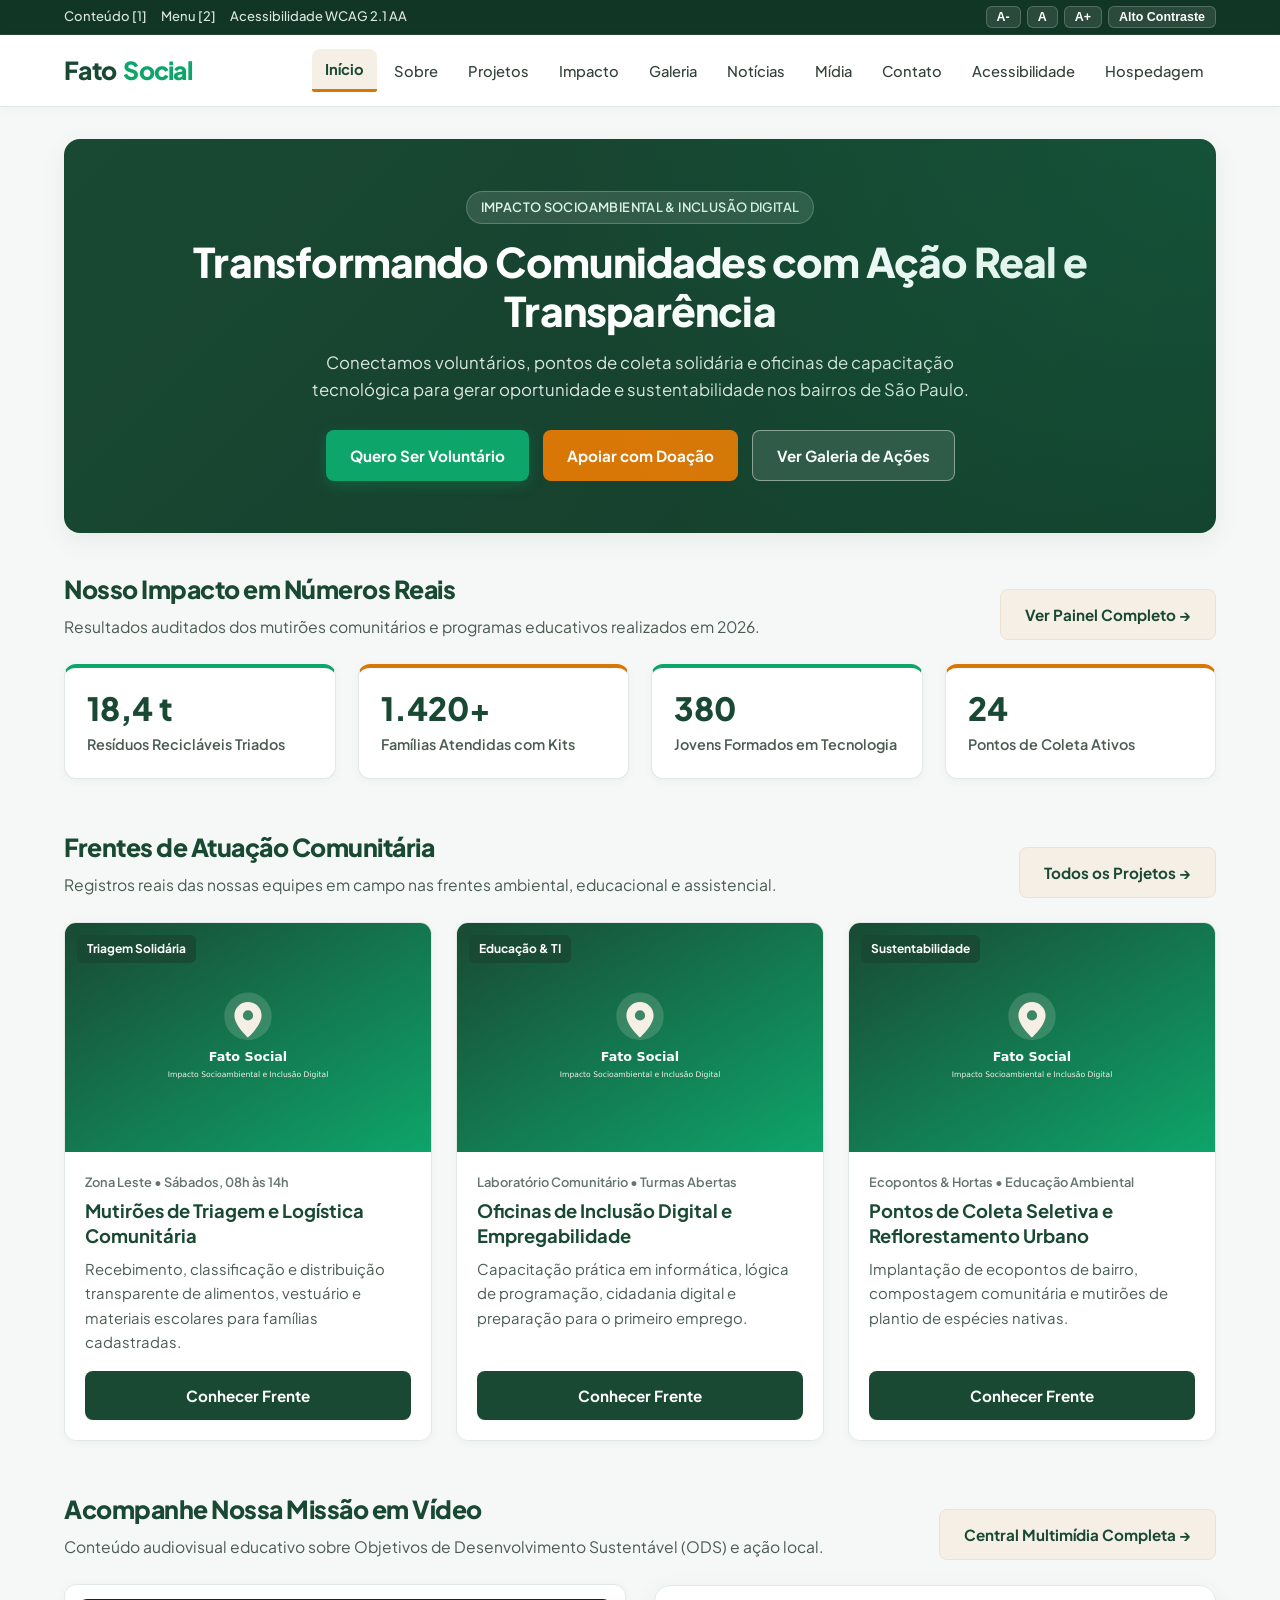
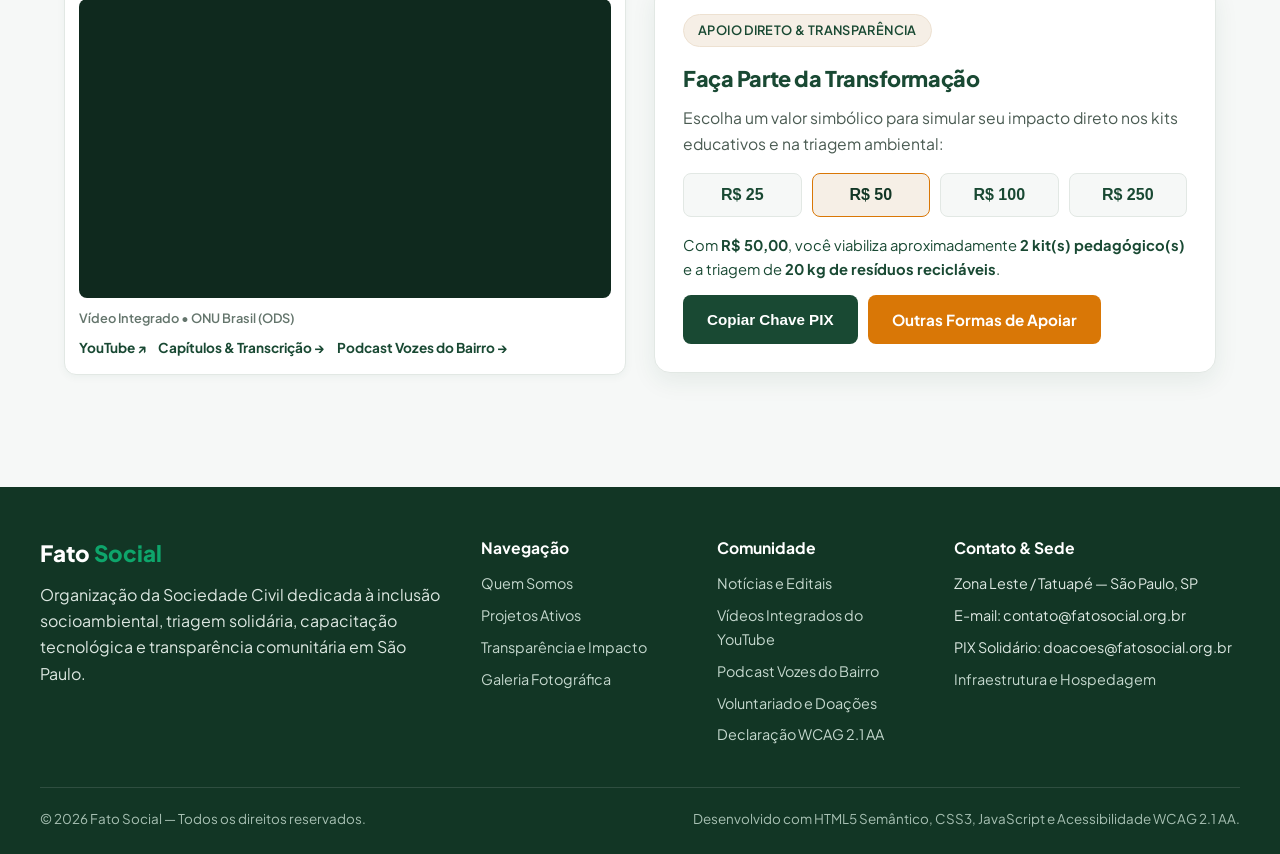
<file: index.html>
<!DOCTYPE html>
<html lang="pt-BR">
<head>
  <meta charset="UTF-8">
  <meta name="viewport" content="width=device-width, initial-scale=1.0">
  <meta name="description" content="Portal oficial da ONG Fato Social: projetos comunitários, voluntariado, doações transparentes, notícias e multimídia acessível.">
  <title>Início — Transformação Socioambiental e Inclusão | Fato Social</title>
  <link rel="preconnect" href="https://fonts.googleapis.com">
  <link rel="preconnect" href="https://fonts.gstatic.com" crossorigin>
  <link href="https://fonts.googleapis.com/css2?family=Plus+Jakarta+Sans:wght@400;500;600;700;800&display=swap" rel="stylesheet">
  <link rel="stylesheet" href="css/style.css">
  <link rel="stylesheet" href="css/animacoes.css">
</head>
<body>
  <a href="#conteudo-principal" class="skip-link">Pular para o conteúdo principal</a>

  <!-- Barra de Acessibilidade WCAG 2.1 AA -->
  <div class="a11y-bar" role="region" aria-label="Barra de acessibilidade">
    <div class="a11y-bar-inner">
      <div class="a11y-shortcuts">
        <a href="#conteudo-principal" accesskey="1">Conteúdo [1]</a>
        <a href="#menu-principal" accesskey="2">Menu [2]</a>
        <a href="acessibilidade.html">Acessibilidade WCAG 2.1 AA</a>
      </div>
      <div class="a11y-controls">
        <button type="button" class="a11y-btn" data-action="font-dec" aria-label="Diminuir tamanho da fonte">A-</button>
        <button type="button" class="a11y-btn" data-action="font-reset" aria-label="Restaurar tamanho padrão da fonte">A</button>
        <button type="button" class="a11y-btn" data-action="font-inc" aria-label="Aumentar tamanho da fonte">A+</button>
        <button type="button" class="a11y-btn" data-action="toggle-contrast" aria-pressed="false">Alto Contraste</button>
      </div>
    </div>
  </div>

  <!-- Cabeçalho Principal -->
  <header class="site-header">
    <div class="header-inner">
      <a href="index.html" class="brand-logo" aria-label="Fato Social — Página Inicial">
        <span class="brand-fato">Fato</span>&nbsp;<span class="brand-social">Social</span>
      </a>

      <button type="button" class="mobile-menu-btn" aria-expanded="false" aria-controls="menu-principal">
        ☰ Menu
      </button>

      <nav id="menu-principal" class="main-nav" aria-label="Navegação principal">
        <ul>
          <li><a href="index.html" aria-current="page" class="active">Início</a></li>
          <li><a href="sobre.html">Sobre</a></li>
          <li><a href="projetos.html">Projetos</a></li>
          <li><a href="impacto.html">Impacto</a></li>
          <li><a href="galeria.html">Galeria</a></li>
          <li><a href="noticias.html">Notícias</a></li>
          <li><a href="midia.html">Mídia</a></li>
          <li><a href="contato.html">Contato</a></li>
          <li><a href="acessibilidade.html">Acessibilidade</a></li>
          <li><a href="orcamento_hospedagem.html">Hospedagem</a></li>
        </ul>
      </nav>
    </div>
  </header>

  <main id="conteudo-principal" tabindex="-1">
    <section class="hero-banner reveal">
      <span class="hero-badge">Impacto Socioambiental &amp; Inclusão Digital</span>
      <h1>Transformando Comunidades com Ação Real e Transparência</h1>
      <p>Conectamos voluntários, pontos de coleta solidária e oficinas de capacitação tecnológica para gerar oportunidade e sustentabilidade nos bairros de São Paulo.</p>
      <div class="hero-actions">
        <a href="contato.html#voluntariado" class="btn btn-primary pulse-cta">Quero Ser Voluntário</a>
        <a href="contato.html#doacoes" class="btn btn-amber">Apoiar com Doação</a>
        <a href="galeria.html" class="btn btn-outline">Ver Galeria de Ações</a>
      </div>
    </section>

    <!-- Indicadores de Impacto -->
    <section class="section-block reveal" aria-labelledby="titulo-kpis">
      <div class="section-header">
        <div>
          <h2 id="titulo-kpis" class="section-title">Nosso Impacto em Números Reais</h2>
          <p class="section-subtitle">Resultados auditados dos mutirões comunitários e programas educativos realizados em 2026.</p>
        </div>
        <a href="impacto.html" class="btn btn-soft">Ver Painel Completo →</a>
      </div>
      <div class="grid-4">
        <div class="kpi-card">
          <div class="kpi-value">18,4 t</div>
          <div class="kpi-label">Resíduos Recicláveis Triados</div>
        </div>
        <div class="kpi-card amber">
          <div class="kpi-value">1.420+</div>
          <div class="kpi-label">Famílias Atendidas com Kits</div>
        </div>
        <div class="kpi-card">
          <div class="kpi-value">380</div>
          <div class="kpi-label">Jovens Formados em Tecnologia</div>
        </div>
        <div class="kpi-card amber">
          <div class="kpi-value">24</div>
          <div class="kpi-label">Pontos de Coleta Ativos</div>
        </div>
      </div>
    </section>

    <!-- Projetos em Destaque com Fotos Reais -->
    <section class="section-block reveal" aria-labelledby="titulo-projetos-home">
      <div class="section-header">
        <div>
          <h2 id="titulo-projetos-home" class="section-title">Frentes de Atuação Comunitária</h2>
          <p class="section-subtitle">Registros reais das nossas equipes em campo nas frentes ambiental, educacional e assistencial.</p>
        </div>
        <a href="projetos.html" class="btn btn-soft">Todos os Projetos →</a>
      </div>
      <div class="grid-3">
        <article class="card">
          <div class="card-media">
            <img src="https://images.unsplash.com/photo-1593113598332-cd288d649433?auto=format&fit=crop&w=900&q=85" alt="Voluntários organizando caixas de alimentos e doações em mutirão comunitário" loading="lazy" onerror="this.onerror=null;this.src='assets/img/fallback-acao.svg';">
            <span class="card-tag">Triagem Solidária</span>
          </div>
          <div class="card-body">
            <div class="card-meta">Zona Leste • Sábados, 08h às 14h</div>
            <h3 class="card-title">Mutirões de Triagem e Logística Comunitária</h3>
            <p class="card-text">Recebimento, classificação e distribuição transparente de alimentos, vestuário e materiais escolares para famílias cadastradas.</p>
            <a href="projetos.html#triagem" class="btn btn-forest">Conhecer Frente</a>
          </div>
        </article>

        <article class="card">
          <div class="card-media">
            <img src="https://images.unsplash.com/photo-1522202176988-66273c2fd55f?auto=format&fit=crop&w=900&q=85" alt="Jovens e adultos participando de oficina de inclusão digital com notebooks" loading="lazy" onerror="this.onerror=null;this.src='assets/img/fallback-acao.svg';">
            <span class="card-tag">Educação &amp; TI</span>
          </div>
          <div class="card-body">
            <div class="card-meta">Laboratório Comunitário • Turmas Abertas</div>
            <h3 class="card-title">Oficinas de Inclusão Digital e Empregabilidade</h3>
            <p class="card-text">Capacitação prática em informática, lógica de programação, cidadania digital e preparação para o primeiro emprego.</p>
            <a href="projetos.html#capacitacao" class="btn btn-forest">Conhecer Frente</a>
          </div>
        </article>

        <article class="card">
          <div class="card-media">
            <img src="https://images.unsplash.com/photo-1466692476868-aef1dfb1e735?auto=format&fit=crop&w=900&q=85" alt="Mãos de voluntários plantando mudas verdes em horta comunitária urbana" loading="lazy" onerror="this.onerror=null;this.src='assets/img/fallback-acao.svg';">
            <span class="card-tag">Sustentabilidade</span>
          </div>
          <div class="card-body">
            <div class="card-meta">Ecopontos &amp; Hortas • Educação Ambiental</div>
            <h3 class="card-title">Pontos de Coleta Seletiva e Reflorestamento Urbano</h3>
            <p class="card-text">Implantação de ecopontos de bairro, compostagem comunitária e mutirões de plantio de espécies nativas.</p>
            <a href="projetos.html#coleta" class="btn btn-forest">Conhecer Frente</a>
          </div>
        </article>
      </div>
    </section>

    <!-- Vídeo Integrado do YouTube em Destaque -->
    <section class="section-block reveal" aria-labelledby="titulo-video-home">
      <div class="section-header">
        <div>
          <h2 id="titulo-video-home" class="section-title">Acompanhe Nossa Missão em Vídeo</h2>
          <p class="section-subtitle">Conteúdo audiovisual educativo sobre Objetivos de Desenvolvimento Sustentável (ODS) e ação local.</p>
        </div>
        <a href="midia.html" class="btn btn-soft">Central Multimídia Completa →</a>
      </div>
      <div class="grid-2" style="align-items: center;">
        <div class="card" style="padding: 14px;">
          <div class="video-responsive">
            <iframe
              src="https://www.youtube-nocookie.com/embed/uWqvUO3LIZY?rel=0&modestbranding=1&hl=pt-BR"
              title="Você conhece os 17 Objetivos de Desenvolvimento Sustentável? — ONU Brasil"
              loading="lazy"
              referrerpolicy="strict-origin-when-cross-origin"
              allow="accelerometer; autoplay; clipboard-write; encrypted-media; gyroscope; picture-in-picture; web-share"
              allowfullscreen>
            </iframe>
          </div>
          <div style="margin-top:10px; display:flex; justify-content:space-between; align-items:center; flex-wrap:wrap; gap:8px;">
            <span class="card-meta" style="margin:0;">Vídeo Integrado • ONU Brasil (ODS)</span>
            <div style="display:flex; gap:12px; flex-wrap:wrap;">
              <a href="https://www.youtube.com/watch?v=uWqvUO3LIZY" target="_blank" rel="noopener noreferrer" style="font-size:0.85rem; font-weight:700;">YouTube ↗</a>
              <a href="midia.html?video=ods#videos-youtube" style="font-size:0.85rem; font-weight:700;">Capítulos &amp; Transcrição →</a>
              <a href="midia.html?episodio=ep01#podcast-vozes" style="font-size:0.85rem; font-weight:700;">Podcast Vozes do Bairro →</a>
            </div>
          </div>
        </div>

        <div class="donation-box" id="donation-widget">
          <span class="hero-badge" style="background: var(--sand-100); color: var(--forest-800); border-color: var(--sand-200);">Apoio Direto &amp; Transparência</span>
          <h3 class="section-title" style="font-size: 1.35rem; margin-bottom: 8px;">Faça Parte da Transformação</h3>
          <p class="section-subtitle">Escolha um valor simbólico para simular seu impacto direto nos kits educativos e na triagem ambiental:</p>
          <div class="amount-grid" role="group" aria-label="Valores sugeridos de doação">
            <button type="button" class="amount-btn" data-amount="25">R$ 25</button>
            <button type="button" class="amount-btn active" data-amount="50">R$ 50</button>
            <button type="button" class="amount-btn" data-amount="100">R$ 100</button>
            <button type="button" class="amount-btn" data-amount="250">R$ 250</button>
          </div>
          <p id="donation-impact-preview" style="font-size: 0.92rem; color: var(--forest-800); margin-bottom: 14px;"></p>
          <div style="display:flex; gap:10px; flex-wrap:wrap;">
            <button type="button" id="copy-pix-btn" class="btn btn-forest">Copiar Chave PIX</button>
            <a href="contato.html#doacoes" class="btn btn-amber">Outras Formas de Apoiar</a>
          </div>
        </div>
      </div>
    </section>

  </main>

  <footer class="site-footer">
    <div class="footer-inner">
      <div>
        <div class="footer-brand">Fato <span>Social</span></div>
        <p>Organização da Sociedade Civil dedicada à inclusão socioambiental, triagem solidária, capacitação tecnológica e transparência comunitária em São Paulo.</p>
      </div>
      <div>
        <h3>Navegação</h3>
        <ul>
          <li><a href="sobre.html">Quem Somos</a></li>
          <li><a href="projetos.html">Projetos Ativos</a></li>
          <li><a href="impacto.html">Transparência e Impacto</a></li>
          <li><a href="galeria.html">Galeria Fotográfica</a></li>
        </ul>
      </div>
      <div>
        <h3>Comunidade</h3>
        <ul>
          <li><a href="noticias.html">Notícias e Editais</a></li>
          <li><a href="midia.html#videos-youtube">Vídeos Integrados do YouTube</a></li>
          <li><a href="midia.html#podcast-vozes">Podcast Vozes do Bairro</a></li>
          <li><a href="contato.html">Voluntariado e Doações</a></li>
          <li><a href="acessibilidade.html">Declaração WCAG 2.1 AA</a></li>
        </ul>
      </div>
      <div>
        <h3>Contato &amp; Sede</h3>
        <ul>
          <li>Zona Leste / Tatuapé — São Paulo, SP</li>
          <li>E-mail: contato@fatosocial.org.br</li>
          <li>PIX Solidário: doacoes@fatosocial.org.br</li>
          <li><a href="orcamento_hospedagem.html">Infraestrutura e Hospedagem</a></li>
        </ul>
      </div>
    </div>
    <div class="footer-bottom">
      <span>© 2026 Fato Social — Todos os direitos reservados.</span>
      <span>Desenvolvido com HTML5 Semântico, CSS3, JavaScript e Acessibilidade WCAG 2.1 AA.</span>
    </div>
  </footer>

  <script src="js/script.js"></script>
  <script src="js/animacoes.js"></script>
</body>
</html>
</file>
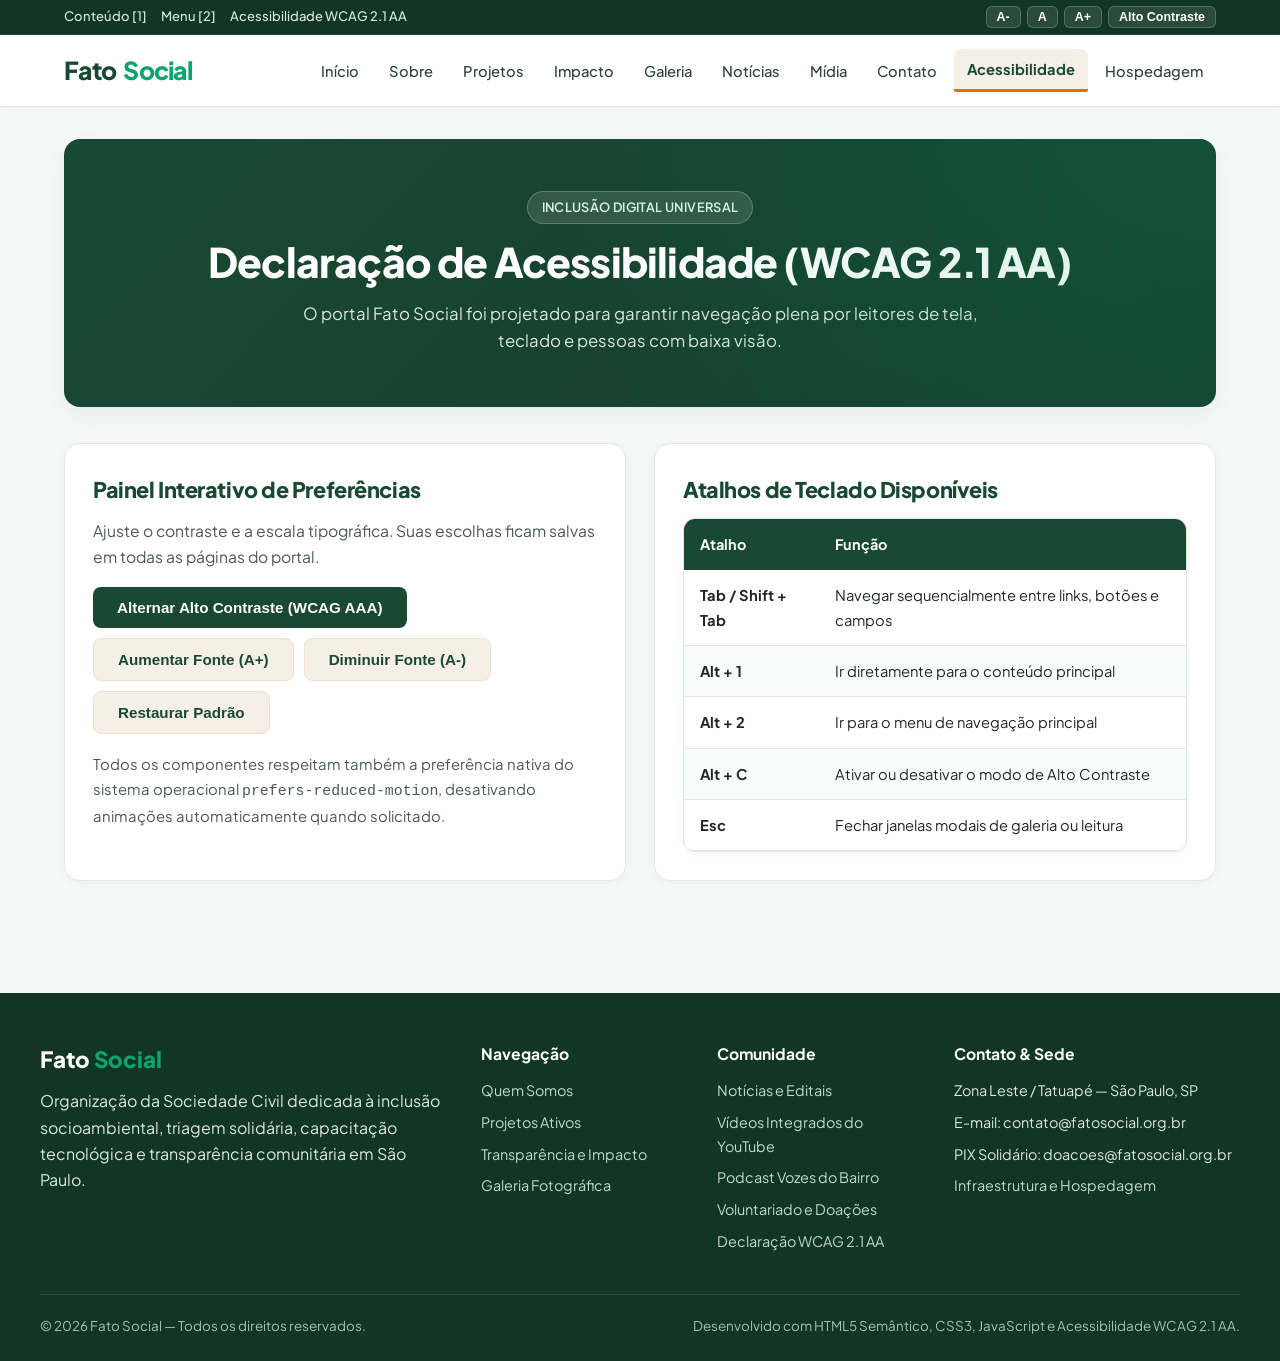
<file: acessibilidade.html>
<!DOCTYPE html>
<html lang="pt-BR">
<head>
  <meta charset="UTF-8">
  <meta name="viewport" content="width=device-width, initial-scale=1.0">
  <meta name="description" content="Declaração de acessibilidade, atalhos de teclado e painel de personalização visual do portal Fato Social conforme diretrizes WCAG 2.1 nível AA.">
  <title>Acessibilidade Digital — Conformidade WCAG 2.1 AA | Fato Social</title>
  <link rel="preconnect" href="https://fonts.googleapis.com">
  <link rel="preconnect" href="https://fonts.gstatic.com" crossorigin>
  <link href="https://fonts.googleapis.com/css2?family=Plus+Jakarta+Sans:wght@400;500;600;700;800&display=swap" rel="stylesheet">
  <link rel="stylesheet" href="css/style.css">
  <link rel="stylesheet" href="css/animacoes.css">
</head>
<body>
  <a href="#conteudo-principal" class="skip-link">Pular para o conteúdo principal</a>

  <!-- Barra de Acessibilidade WCAG 2.1 AA -->
  <div class="a11y-bar" role="region" aria-label="Barra de acessibilidade">
    <div class="a11y-bar-inner">
      <div class="a11y-shortcuts">
        <a href="#conteudo-principal" accesskey="1">Conteúdo [1]</a>
        <a href="#menu-principal" accesskey="2">Menu [2]</a>
        <a href="acessibilidade.html">Acessibilidade WCAG 2.1 AA</a>
      </div>
      <div class="a11y-controls">
        <button type="button" class="a11y-btn" data-action="font-dec" aria-label="Diminuir tamanho da fonte">A-</button>
        <button type="button" class="a11y-btn" data-action="font-reset" aria-label="Restaurar tamanho padrão da fonte">A</button>
        <button type="button" class="a11y-btn" data-action="font-inc" aria-label="Aumentar tamanho da fonte">A+</button>
        <button type="button" class="a11y-btn" data-action="toggle-contrast" aria-pressed="false">Alto Contraste</button>
      </div>
    </div>
  </div>

  <!-- Cabeçalho Principal -->
  <header class="site-header">
    <div class="header-inner">
      <a href="index.html" class="brand-logo" aria-label="Fato Social — Página Inicial">
        <span class="brand-fato">Fato</span>&nbsp;<span class="brand-social">Social</span>
      </a>

      <button type="button" class="mobile-menu-btn" aria-expanded="false" aria-controls="menu-principal">
        ☰ Menu
      </button>

      <nav id="menu-principal" class="main-nav" aria-label="Navegação principal">
        <ul>
          <li><a href="index.html">Início</a></li>
          <li><a href="sobre.html">Sobre</a></li>
          <li><a href="projetos.html">Projetos</a></li>
          <li><a href="impacto.html">Impacto</a></li>
          <li><a href="galeria.html">Galeria</a></li>
          <li><a href="noticias.html">Notícias</a></li>
          <li><a href="midia.html">Mídia</a></li>
          <li><a href="contato.html">Contato</a></li>
          <li><a href="acessibilidade.html" aria-current="page" class="active">Acessibilidade</a></li>
          <li><a href="orcamento_hospedagem.html">Hospedagem</a></li>
        </ul>
      </nav>
    </div>
  </header>

  <main id="conteudo-principal" tabindex="-1">
    <section class="hero-banner reveal">
      <span class="hero-badge">Inclusão Digital Universal</span>
      <h1>Declaração de Acessibilidade (WCAG 2.1 AA)</h1>
      <p>O portal Fato Social foi projetado para garantir navegação plena por leitores de tela, teclado e pessoas com baixa visão.</p>
    </section>

    <section class="section-block reveal">
      <div class="grid-2">
        <div class="form-panel">
          <h2 class="section-title" style="font-size: 1.35rem; margin-bottom: 10px;">Painel Interativo de Preferências</h2>
          <p class="section-subtitle" style="margin-bottom: 18px;">Ajuste o contraste e a escala tipográfica. Suas escolhas ficam salvas em todas as páginas do portal.</p>
          <div style="display:flex; gap:10px; flex-wrap:wrap; margin-bottom: 18px;">
            <button type="button" class="btn btn-forest" data-action="toggle-contrast" aria-pressed="false">Alternar Alto Contraste (WCAG AAA)</button>
            <button type="button" class="btn btn-soft" data-action="font-inc">Aumentar Fonte (A+)</button>
            <button type="button" class="btn btn-soft" data-action="font-dec">Diminuir Fonte (A-)</button>
            <button type="button" class="btn btn-soft" data-action="font-reset">Restaurar Padrão</button>
          </div>
          <p class="card-text">Todos os componentes respeitam também a preferência nativa do sistema operacional <code>prefers-reduced-motion</code>, desativando animações automaticamente quando solicitado.</p>
        </div>

        <div class="form-panel">
          <h2 class="section-title" style="font-size: 1.35rem; margin-bottom: 10px;">Atalhos de Teclado Disponíveis</h2>
          <div class="table-wrap">
            <table>
              <thead>
                <tr>
                  <th>Atalho</th>
                  <th>Função</th>
                </tr>
              </thead>
              <tbody>
                <tr>
                  <td><strong>Tab / Shift + Tab</strong></td>
                  <td>Navegar sequencialmente entre links, botões e campos</td>
                </tr>
                <tr>
                  <td><strong>Alt + 1</strong></td>
                  <td>Ir diretamente para o conteúdo principal</td>
                </tr>
                <tr>
                  <td><strong>Alt + 2</strong></td>
                  <td>Ir para o menu de navegação principal</td>
                </tr>
                <tr>
                  <td><strong>Alt + C</strong></td>
                  <td>Ativar ou desativar o modo de Alto Contraste</td>
                </tr>
                <tr>
                  <td><strong>Esc</strong></td>
                  <td>Fechar janelas modais de galeria ou leitura</td>
                </tr>
              </tbody>
            </table>
          </div>
        </div>
      </div>
    </section>

  </main>

  <footer class="site-footer">
    <div class="footer-inner">
      <div>
        <div class="footer-brand">Fato <span>Social</span></div>
        <p>Organização da Sociedade Civil dedicada à inclusão socioambiental, triagem solidária, capacitação tecnológica e transparência comunitária em São Paulo.</p>
      </div>
      <div>
        <h3>Navegação</h3>
        <ul>
          <li><a href="sobre.html">Quem Somos</a></li>
          <li><a href="projetos.html">Projetos Ativos</a></li>
          <li><a href="impacto.html">Transparência e Impacto</a></li>
          <li><a href="galeria.html">Galeria Fotográfica</a></li>
        </ul>
      </div>
      <div>
        <h3>Comunidade</h3>
        <ul>
          <li><a href="noticias.html">Notícias e Editais</a></li>
          <li><a href="midia.html#videos-youtube">Vídeos Integrados do YouTube</a></li>
          <li><a href="midia.html#podcast-vozes">Podcast Vozes do Bairro</a></li>
          <li><a href="contato.html">Voluntariado e Doações</a></li>
          <li><a href="acessibilidade.html">Declaração WCAG 2.1 AA</a></li>
        </ul>
      </div>
      <div>
        <h3>Contato &amp; Sede</h3>
        <ul>
          <li>Zona Leste / Tatuapé — São Paulo, SP</li>
          <li>E-mail: contato@fatosocial.org.br</li>
          <li>PIX Solidário: doacoes@fatosocial.org.br</li>
          <li><a href="orcamento_hospedagem.html">Infraestrutura e Hospedagem</a></li>
        </ul>
      </div>
    </div>
    <div class="footer-bottom">
      <span>© 2026 Fato Social — Todos os direitos reservados.</span>
      <span>Desenvolvido com HTML5 Semântico, CSS3, JavaScript e Acessibilidade WCAG 2.1 AA.</span>
    </div>
  </footer>

  <script src="js/script.js"></script>
  <script src="js/animacoes.js"></script>
</body>
</html>
</file>
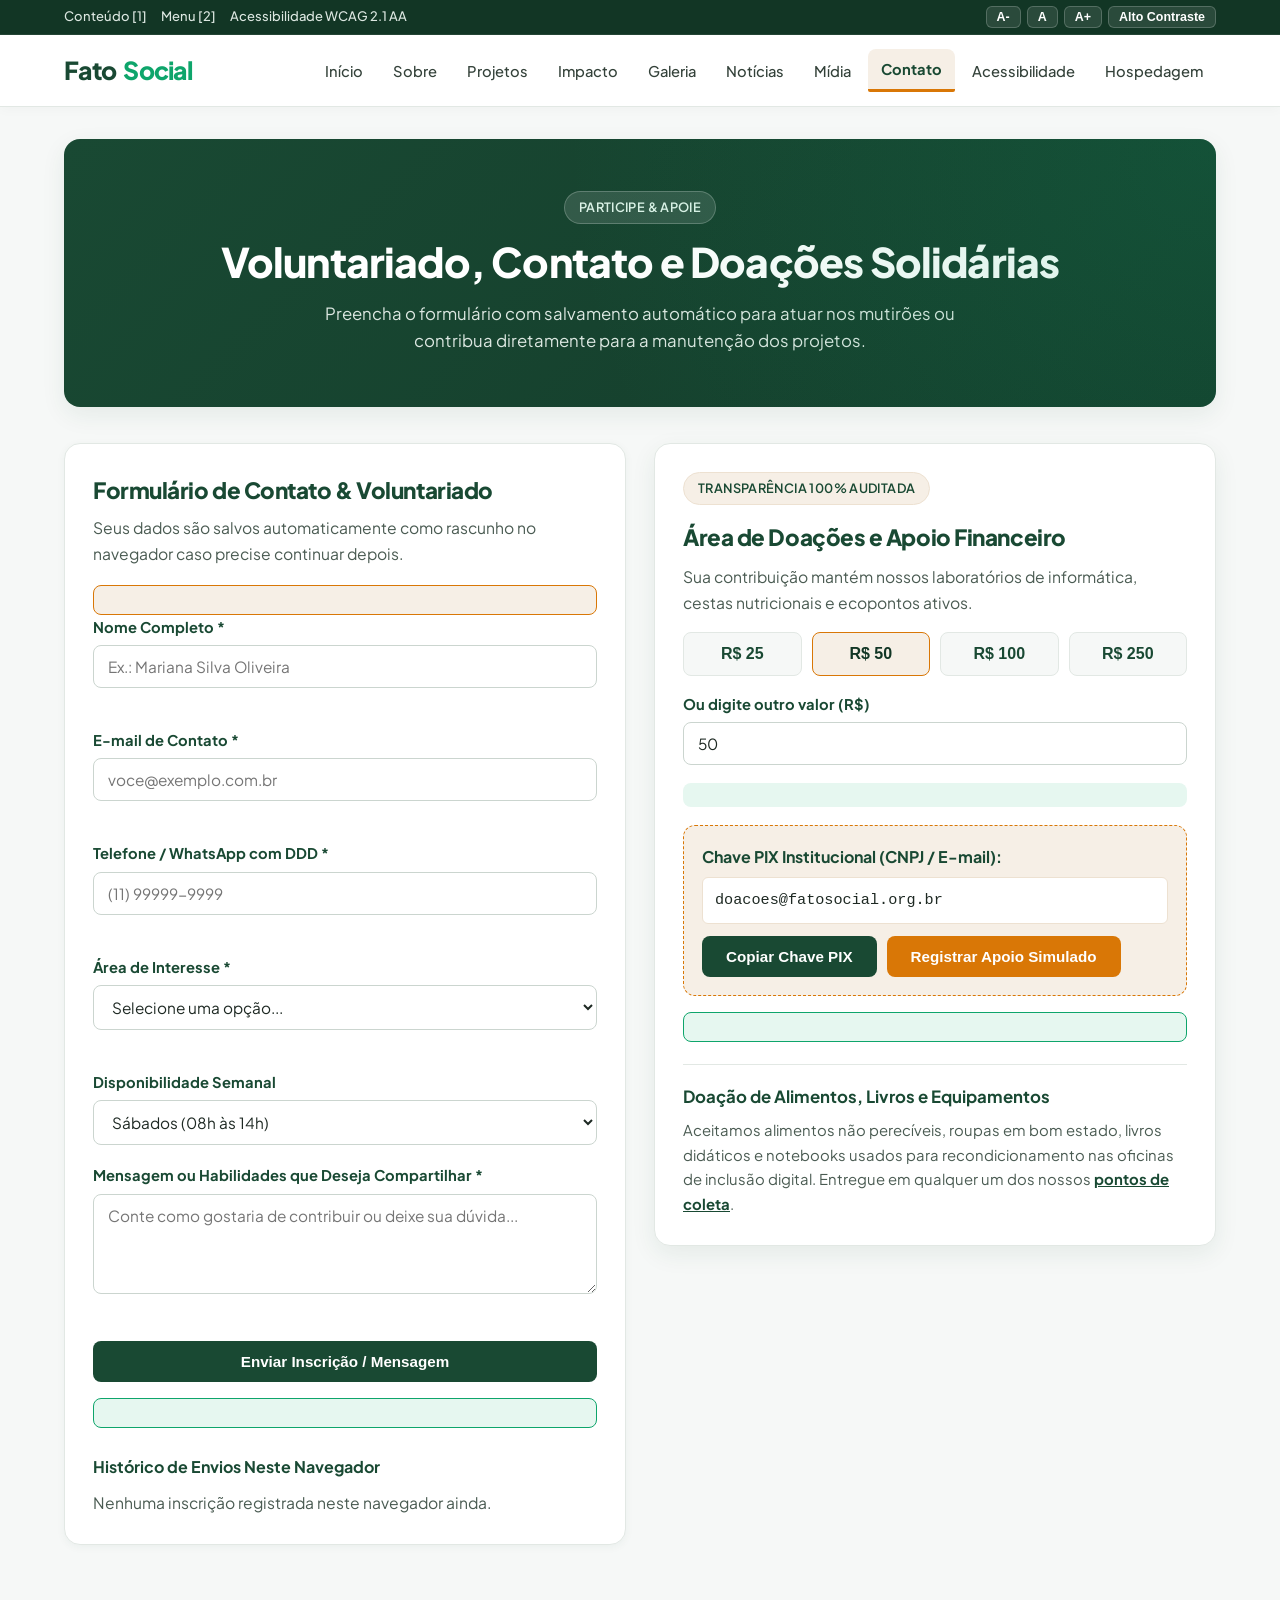
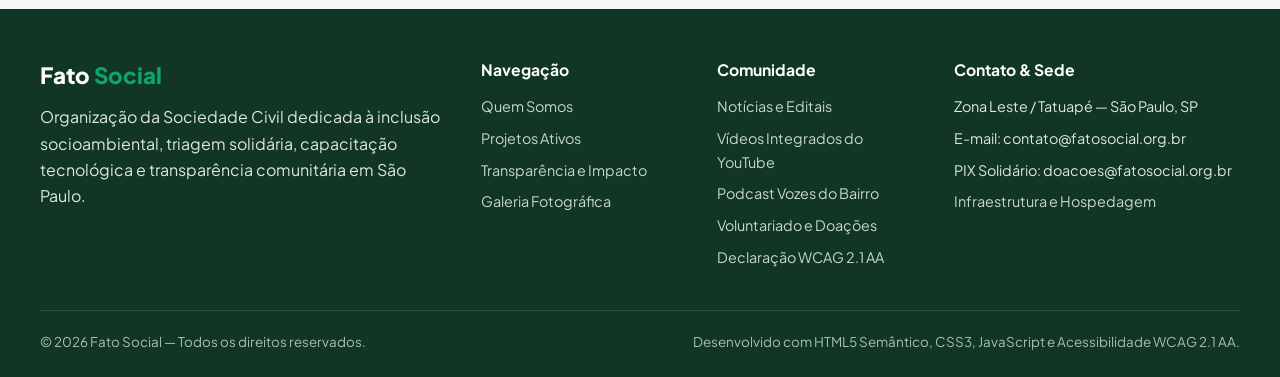
<file: contato.html>
<!DOCTYPE html>
<html lang="pt-BR">
<head>
  <meta charset="UTF-8">
  <meta name="viewport" content="width=device-width, initial-scale=1.0">
  <meta name="description" content="Inscreva-se como voluntário, envie uma mensagem ou apoie os projetos da Fato Social via PIX e doações materiais.">
  <title>Contato, Voluntariado & Doações | Fato Social</title>
  <link rel="preconnect" href="https://fonts.googleapis.com">
  <link rel="preconnect" href="https://fonts.gstatic.com" crossorigin>
  <link href="https://fonts.googleapis.com/css2?family=Plus+Jakarta+Sans:wght@400;500;600;700;800&display=swap" rel="stylesheet">
  <link rel="stylesheet" href="css/style.css">
  <link rel="stylesheet" href="css/animacoes.css">
</head>
<body>
  <a href="#conteudo-principal" class="skip-link">Pular para o conteúdo principal</a>

  <!-- Barra de Acessibilidade WCAG 2.1 AA -->
  <div class="a11y-bar" role="region" aria-label="Barra de acessibilidade">
    <div class="a11y-bar-inner">
      <div class="a11y-shortcuts">
        <a href="#conteudo-principal" accesskey="1">Conteúdo [1]</a>
        <a href="#menu-principal" accesskey="2">Menu [2]</a>
        <a href="acessibilidade.html">Acessibilidade WCAG 2.1 AA</a>
      </div>
      <div class="a11y-controls">
        <button type="button" class="a11y-btn" data-action="font-dec" aria-label="Diminuir tamanho da fonte">A-</button>
        <button type="button" class="a11y-btn" data-action="font-reset" aria-label="Restaurar tamanho padrão da fonte">A</button>
        <button type="button" class="a11y-btn" data-action="font-inc" aria-label="Aumentar tamanho da fonte">A+</button>
        <button type="button" class="a11y-btn" data-action="toggle-contrast" aria-pressed="false">Alto Contraste</button>
      </div>
    </div>
  </div>

  <!-- Cabeçalho Principal -->
  <header class="site-header">
    <div class="header-inner">
      <a href="index.html" class="brand-logo" aria-label="Fato Social — Página Inicial">
        <span class="brand-fato">Fato</span>&nbsp;<span class="brand-social">Social</span>
      </a>

      <button type="button" class="mobile-menu-btn" aria-expanded="false" aria-controls="menu-principal">
        ☰ Menu
      </button>

      <nav id="menu-principal" class="main-nav" aria-label="Navegação principal">
        <ul>
          <li><a href="index.html">Início</a></li>
          <li><a href="sobre.html">Sobre</a></li>
          <li><a href="projetos.html">Projetos</a></li>
          <li><a href="impacto.html">Impacto</a></li>
          <li><a href="galeria.html">Galeria</a></li>
          <li><a href="noticias.html">Notícias</a></li>
          <li><a href="midia.html">Mídia</a></li>
          <li><a href="contato.html" aria-current="page" class="active">Contato</a></li>
          <li><a href="acessibilidade.html">Acessibilidade</a></li>
          <li><a href="orcamento_hospedagem.html">Hospedagem</a></li>
        </ul>
      </nav>
    </div>
  </header>

  <main id="conteudo-principal" tabindex="-1">
    <section class="hero-banner reveal">
      <span class="hero-badge">Participe &amp; Apoie</span>
      <h1>Voluntariado, Contato e Doações Solidárias</h1>
      <p>Preencha o formulário com salvamento automático para atuar nos mutirões ou contribua diretamente para a manutenção dos projetos.</p>
    </section>

    <div class="grid-2 reveal" style="align-items: start;">
      <!-- Coluna 1: Formulário de Contato / Voluntariado -->
      <section class="form-panel" id="voluntariado" aria-labelledby="titulo-form-voluntario">
        <h2 id="titulo-form-voluntario" class="section-title" style="font-size: 1.4rem; margin-bottom: 6px;">Formulário de Contato &amp; Voluntariado</h2>
        <p class="section-subtitle" style="margin-bottom: 18px;">Seus dados são salvos automaticamente como rascunho no navegador caso precise continuar depois.</p>

        <div id="draft-restored-banner" class="status-banner info" role="status"></div>

        <form id="volunteer-form" novalidate>
          <div class="form-group">
            <label for="nome">Nome Completo *</label>
            <input type="text" id="nome" name="nome" class="form-control" required placeholder="Ex.: Mariana Silva Oliveira">
            <div id="err-nome" class="form-error" aria-live="polite"></div>
          </div>

          <div class="form-group">
            <label for="email">E-mail de Contato *</label>
            <input type="email" id="email" name="email" class="form-control" required placeholder="voce@exemplo.com.br">
            <div id="err-email" class="form-error" aria-live="polite"></div>
          </div>

          <div class="form-group">
            <label for="telefone">Telefone / WhatsApp com DDD *</label>
            <input type="tel" id="telefone" name="telefone" class="form-control" required placeholder="(11) 99999-9999">
            <div id="err-telefone" class="form-error" aria-live="polite"></div>
          </div>

          <div class="form-group">
            <label for="area">Área de Interesse *</label>
            <select id="area" name="area" class="form-control" required>
              <option value="">Selecione uma opção...</option>
              <option value="Mutirões de Triagem Solidária">Mutirões de Triagem Solidária</option>
              <option value="Oficinas de Inclusão Digital e TI">Oficinas de Inclusão Digital e TI</option>
              <option value="Pontos de Coleta e Hortas Urbanas">Pontos de Coleta e Hortas Urbanas</option>
              <option value="Apoio Administrativo e Comunicação">Apoio Administrativo e Comunicação</option>
              <option value="Parceria Institucional / Empresa">Parceria Institucional / Empresa</option>
            </select>
            <div id="err-area" class="form-error" aria-live="polite"></div>
          </div>

          <div class="form-group">
            <label for="disponibilidade">Disponibilidade Semanal</label>
            <select id="disponibilidade" name="disponibilidade" class="form-control">
              <option value="Sábados (08h às 14h)">Sábados (08h às 14h)</option>
              <option value="Dias úteis — Período da manhã">Dias úteis — Período da manhã</option>
              <option value="Dias úteis — Período da tarde">Dias úteis — Período da tarde</option>
              <option value="Apoio remoto / flexível">Apoio remoto / flexível</option>
            </select>
          </div>

          <div class="form-group">
            <label for="mensagem">Mensagem ou Habilidades que Deseja Compartilhar *</label>
            <textarea id="mensagem" name="mensagem" rows="4" class="form-control" required placeholder="Conte como gostaria de contribuir ou deixe sua dúvida..."></textarea>
            <div id="err-mensagem" class="form-error" aria-live="polite"></div>
          </div>

          <button type="submit" class="btn btn-forest" style="width: 100%;">Enviar Inscrição / Mensagem</button>
        </form>

        <div id="form-status-banner" class="status-banner success" role="status"></div>

        <div style="margin-top: 26px;">
          <h3 style="font-size: 1rem; color: var(--forest-800); margin-bottom: 10px;">Histórico de Envios Neste Navegador</h3>
          <div id="saved-submissions-list"></div>
        </div>
      </section>

      <!-- Coluna 2: Área de Doações e Apoio -->
      <section class="donation-box" id="doacoes" aria-labelledby="titulo-area-doacoes">
        <span class="hero-badge" style="background: var(--sand-100); color: var(--forest-800); border-color: var(--sand-200);">Transparência 100% Auditada</span>
        <h2 id="titulo-area-doacoes" class="section-title" style="font-size: 1.4rem; margin-bottom: 8px;">Área de Doações e Apoio Financeiro</h2>
        <p class="section-subtitle">Sua contribuição mantém nossos laboratórios de informática, cestas nutricionais e ecopontos ativos.</p>

        <div class="amount-grid" role="group" aria-label="Selecionar valor da doação">
          <button type="button" class="amount-btn" data-amount="25">R$ 25</button>
          <button type="button" class="amount-btn active" data-amount="50">R$ 50</button>
          <button type="button" class="amount-btn" data-amount="100">R$ 100</button>
          <button type="button" class="amount-btn" data-amount="250">R$ 250</button>
        </div>

        <div class="form-group">
          <label for="custom-donation-amount">Ou digite outro valor (R$)</label>
          <input type="number" id="custom-donation-amount" class="form-control" min="5" step="5" value="50">
        </div>

        <p id="donation-impact-preview" style="font-size: 0.94rem; color: var(--forest-800); background: var(--emerald-100); padding: 12px 14px; border-radius: 8px; margin-bottom: 16px;"></p>

        <div class="pix-panel">
          <strong style="display:block; color: var(--forest-800); margin-bottom: 6px;">Chave PIX Institucional (CNPJ / E-mail):</strong>
          <code style="display:block; background:#FFFFFF; padding:10px 12px; border-radius:6px; border:1px solid var(--sand-200); font-size:0.95rem; margin-bottom:12px;">doacoes@fatosocial.org.br</code>
          <div style="display:flex; gap:10px; flex-wrap:wrap;">
            <button type="button" id="copy-pix-btn" class="btn btn-forest">Copiar Chave PIX</button>
            <button type="button" id="confirm-donation-btn" class="btn btn-amber">Registrar Apoio Simulado</button>
          </div>
        </div>

        <div id="donation-status" class="status-banner success" role="status"></div>

        <div style="margin-top: 22px; padding-top: 18px; border-top: 1px solid var(--border-subtle);">
          <h3 style="font-size: 1.05rem; color: var(--forest-800); margin-bottom: 8px;">Doação de Alimentos, Livros e Equipamentos</h3>
          <p class="card-text" style="margin-bottom: 0;">Aceitamos alimentos não perecíveis, roupas em bom estado, livros didáticos e notebooks usados para recondicionamento nas oficinas de inclusão digital. Entregue em qualquer um dos nossos <a href="midia.html#mapa-coleta" style="font-weight:700; text-decoration:underline;">pontos de coleta</a>.</p>
        </div>
      </section>
    </div>

  </main>

  <footer class="site-footer">
    <div class="footer-inner">
      <div>
        <div class="footer-brand">Fato <span>Social</span></div>
        <p>Organização da Sociedade Civil dedicada à inclusão socioambiental, triagem solidária, capacitação tecnológica e transparência comunitária em São Paulo.</p>
      </div>
      <div>
        <h3>Navegação</h3>
        <ul>
          <li><a href="sobre.html">Quem Somos</a></li>
          <li><a href="projetos.html">Projetos Ativos</a></li>
          <li><a href="impacto.html">Transparência e Impacto</a></li>
          <li><a href="galeria.html">Galeria Fotográfica</a></li>
        </ul>
      </div>
      <div>
        <h3>Comunidade</h3>
        <ul>
          <li><a href="noticias.html">Notícias e Editais</a></li>
          <li><a href="midia.html#videos-youtube">Vídeos Integrados do YouTube</a></li>
          <li><a href="midia.html#podcast-vozes">Podcast Vozes do Bairro</a></li>
          <li><a href="contato.html">Voluntariado e Doações</a></li>
          <li><a href="acessibilidade.html">Declaração WCAG 2.1 AA</a></li>
        </ul>
      </div>
      <div>
        <h3>Contato &amp; Sede</h3>
        <ul>
          <li>Zona Leste / Tatuapé — São Paulo, SP</li>
          <li>E-mail: contato@fatosocial.org.br</li>
          <li>PIX Solidário: doacoes@fatosocial.org.br</li>
          <li><a href="orcamento_hospedagem.html">Infraestrutura e Hospedagem</a></li>
        </ul>
      </div>
    </div>
    <div class="footer-bottom">
      <span>© 2026 Fato Social — Todos os direitos reservados.</span>
      <span>Desenvolvido com HTML5 Semântico, CSS3, JavaScript e Acessibilidade WCAG 2.1 AA.</span>
    </div>
  </footer>

  <script src="js/script.js"></script>
  <script src="js/animacoes.js"></script>
</body>
</html>
</file>
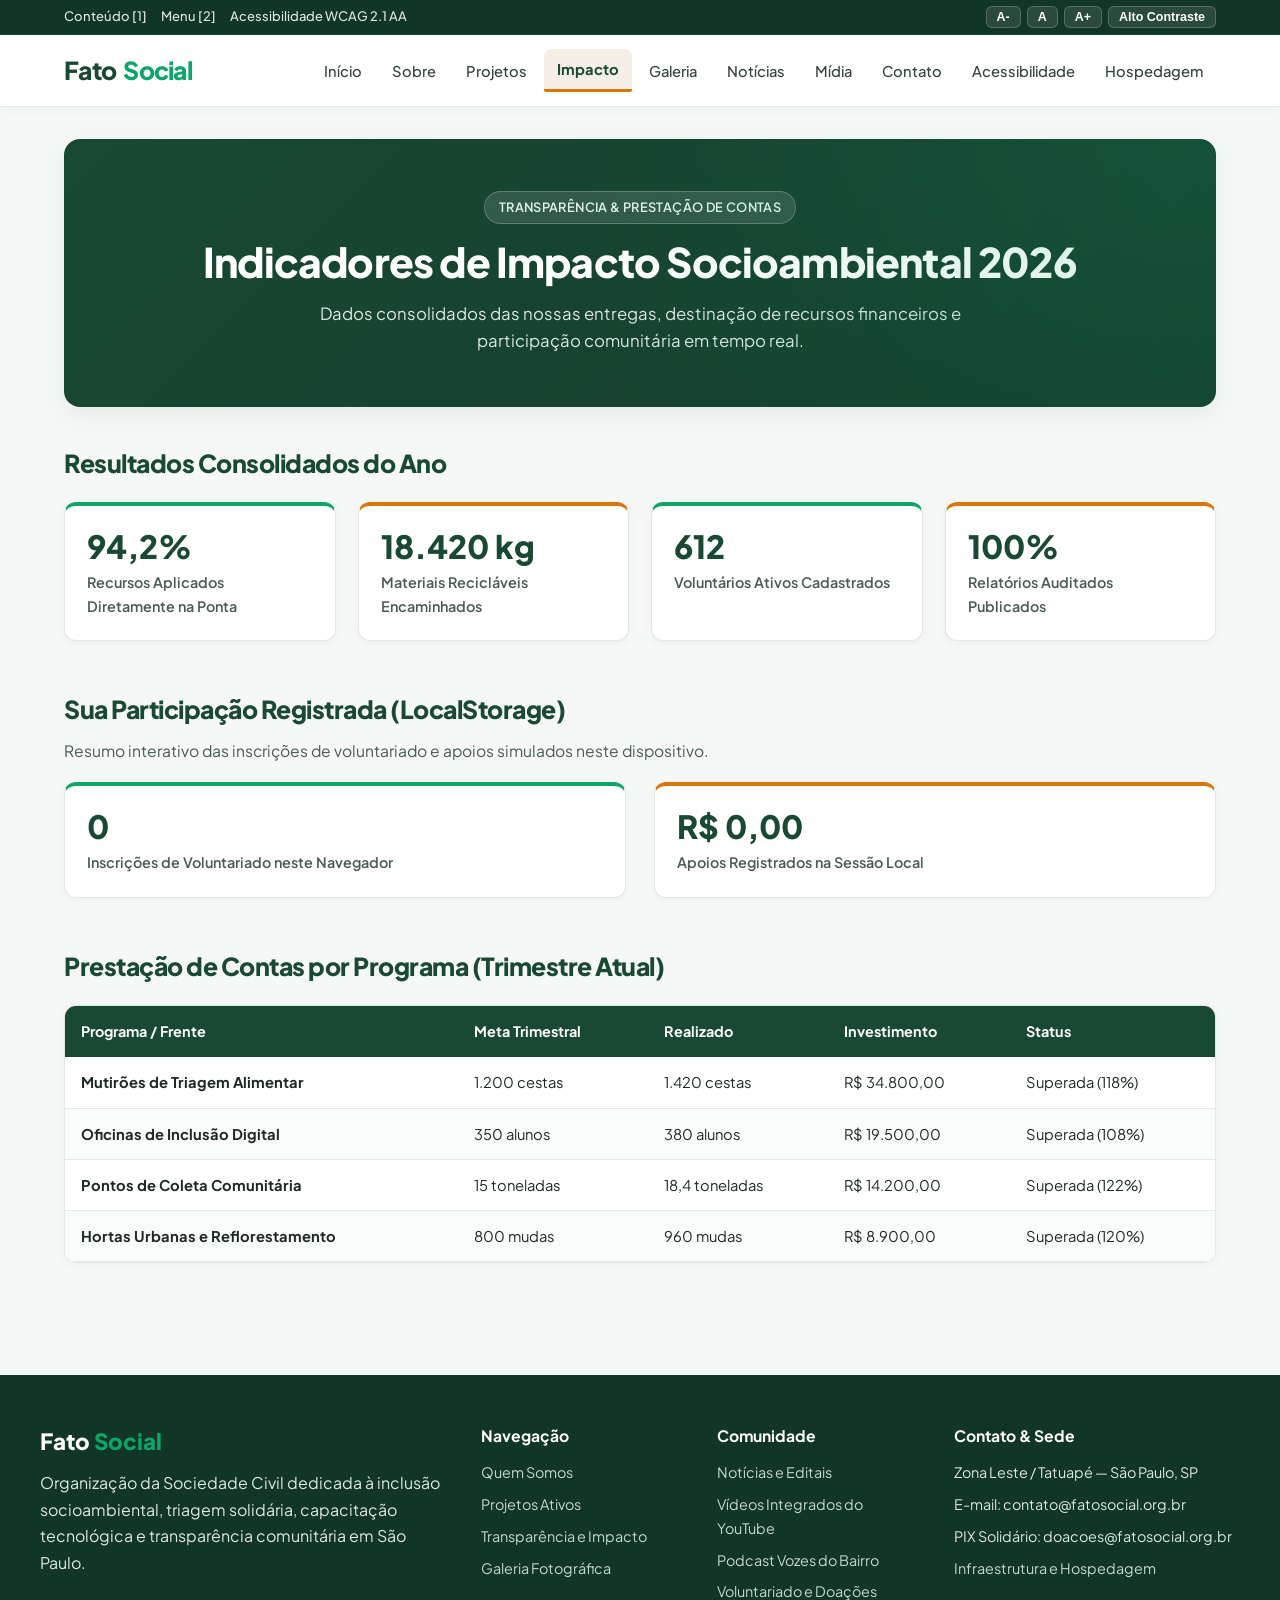
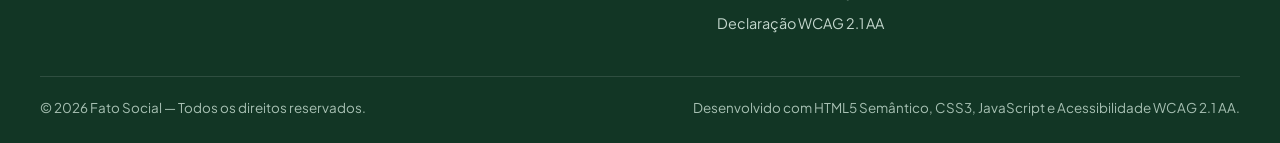
<file: impacto.html>
<!DOCTYPE html>
<html lang="pt-BR">
<head>
  <meta charset="UTF-8">
  <meta name="viewport" content="width=device-width, initial-scale=1.0">
  <meta name="description" content="Acompanhe os indicadores de transparência, metas ambientais, prestação de contas e apoiadores da Fato Social.">
  <title>Impacto & Transparência — Indicadores e Prestação de Contas | Fato Social</title>
  <link rel="preconnect" href="https://fonts.googleapis.com">
  <link rel="preconnect" href="https://fonts.gstatic.com" crossorigin>
  <link href="https://fonts.googleapis.com/css2?family=Plus+Jakarta+Sans:wght@400;500;600;700;800&display=swap" rel="stylesheet">
  <link rel="stylesheet" href="css/style.css">
  <link rel="stylesheet" href="css/animacoes.css">
</head>
<body>
  <a href="#conteudo-principal" class="skip-link">Pular para o conteúdo principal</a>

  <!-- Barra de Acessibilidade WCAG 2.1 AA -->
  <div class="a11y-bar" role="region" aria-label="Barra de acessibilidade">
    <div class="a11y-bar-inner">
      <div class="a11y-shortcuts">
        <a href="#conteudo-principal" accesskey="1">Conteúdo [1]</a>
        <a href="#menu-principal" accesskey="2">Menu [2]</a>
        <a href="acessibilidade.html">Acessibilidade WCAG 2.1 AA</a>
      </div>
      <div class="a11y-controls">
        <button type="button" class="a11y-btn" data-action="font-dec" aria-label="Diminuir tamanho da fonte">A-</button>
        <button type="button" class="a11y-btn" data-action="font-reset" aria-label="Restaurar tamanho padrão da fonte">A</button>
        <button type="button" class="a11y-btn" data-action="font-inc" aria-label="Aumentar tamanho da fonte">A+</button>
        <button type="button" class="a11y-btn" data-action="toggle-contrast" aria-pressed="false">Alto Contraste</button>
      </div>
    </div>
  </div>

  <!-- Cabeçalho Principal -->
  <header class="site-header">
    <div class="header-inner">
      <a href="index.html" class="brand-logo" aria-label="Fato Social — Página Inicial">
        <span class="brand-fato">Fato</span>&nbsp;<span class="brand-social">Social</span>
      </a>

      <button type="button" class="mobile-menu-btn" aria-expanded="false" aria-controls="menu-principal">
        ☰ Menu
      </button>

      <nav id="menu-principal" class="main-nav" aria-label="Navegação principal">
        <ul>
          <li><a href="index.html">Início</a></li>
          <li><a href="sobre.html">Sobre</a></li>
          <li><a href="projetos.html">Projetos</a></li>
          <li><a href="impacto.html" aria-current="page" class="active">Impacto</a></li>
          <li><a href="galeria.html">Galeria</a></li>
          <li><a href="noticias.html">Notícias</a></li>
          <li><a href="midia.html">Mídia</a></li>
          <li><a href="contato.html">Contato</a></li>
          <li><a href="acessibilidade.html">Acessibilidade</a></li>
          <li><a href="orcamento_hospedagem.html">Hospedagem</a></li>
        </ul>
      </nav>
    </div>
  </header>

  <main id="conteudo-principal" tabindex="-1">
    <section class="hero-banner reveal">
      <span class="hero-badge">Transparência &amp; Prestação de Contas</span>
      <h1>Indicadores de Impacto Socioambiental 2026</h1>
      <p>Dados consolidados das nossas entregas, destinação de recursos financeiros e participação comunitária em tempo real.</p>
    </section>

    <section class="section-block reveal" aria-labelledby="titulo-indicadores-gerais">
      <h2 id="titulo-indicadores-gerais" class="section-title" style="margin-bottom: 18px;">Resultados Consolidados do Ano</h2>
      <div class="grid-4">
        <div class="kpi-card">
          <div class="kpi-value">94,2%</div>
          <div class="kpi-label">Recursos Aplicados Diretamente na Ponta</div>
        </div>
        <div class="kpi-card amber">
          <div class="kpi-value">18.420 kg</div>
          <div class="kpi-label">Materiais Recicláveis Encaminhados</div>
        </div>
        <div class="kpi-card">
          <div class="kpi-value">612</div>
          <div class="kpi-label">Voluntários Ativos Cadastrados</div>
        </div>
        <div class="kpi-card amber">
          <div class="kpi-value">100%</div>
          <div class="kpi-label">Relatórios Auditados Publicados</div>
        </div>
      </div>
    </section>

    <section class="section-block reveal" aria-labelledby="titulo-painel-local">
      <h2 id="titulo-painel-local" class="section-title" style="margin-bottom: 8px;">Sua Participação Registrada (LocalStorage)</h2>
      <p class="section-subtitle" style="margin-bottom: 18px;">Resumo interativo das inscrições de voluntariado e apoios simulados neste dispositivo.</p>
      <div id="local-community-stats" class="grid-2"></div>
    </section>

    <section class="section-block reveal" aria-labelledby="titulo-tabela-transparencia">
      <h2 id="titulo-tabela-transparencia" class="section-title" style="margin-bottom: 18px;">Prestação de Contas por Programa (Trimestre Atual)</h2>
      <div class="table-wrap">
        <table>
          <thead>
            <tr>
              <th>Programa / Frente</th>
              <th>Meta Trimestral</th>
              <th>Realizado</th>
              <th>Investimento</th>
              <th>Status</th>
            </tr>
          </thead>
          <tbody>
            <tr>
              <td><strong>Mutirões de Triagem Alimentar</strong></td>
              <td>1.200 cestas</td>
              <td>1.420 cestas</td>
              <td>R$ 34.800,00</td>
              <td>Superada (118%)</td>
            </tr>
            <tr>
              <td><strong>Oficinas de Inclusão Digital</strong></td>
              <td>350 alunos</td>
              <td>380 alunos</td>
              <td>R$ 19.500,00</td>
              <td>Superada (108%)</td>
            </tr>
            <tr>
              <td><strong>Pontos de Coleta Comunitária</strong></td>
              <td>15 toneladas</td>
              <td>18,4 toneladas</td>
              <td>R$ 14.200,00</td>
              <td>Superada (122%)</td>
            </tr>
            <tr>
              <td><strong>Hortas Urbanas e Reflorestamento</strong></td>
              <td>800 mudas</td>
              <td>960 mudas</td>
              <td>R$ 8.900,00</td>
              <td>Superada (120%)</td>
            </tr>
          </tbody>
        </table>
      </div>
    </section>

  </main>

  <footer class="site-footer">
    <div class="footer-inner">
      <div>
        <div class="footer-brand">Fato <span>Social</span></div>
        <p>Organização da Sociedade Civil dedicada à inclusão socioambiental, triagem solidária, capacitação tecnológica e transparência comunitária em São Paulo.</p>
      </div>
      <div>
        <h3>Navegação</h3>
        <ul>
          <li><a href="sobre.html">Quem Somos</a></li>
          <li><a href="projetos.html">Projetos Ativos</a></li>
          <li><a href="impacto.html">Transparência e Impacto</a></li>
          <li><a href="galeria.html">Galeria Fotográfica</a></li>
        </ul>
      </div>
      <div>
        <h3>Comunidade</h3>
        <ul>
          <li><a href="noticias.html">Notícias e Editais</a></li>
          <li><a href="midia.html#videos-youtube">Vídeos Integrados do YouTube</a></li>
          <li><a href="midia.html#podcast-vozes">Podcast Vozes do Bairro</a></li>
          <li><a href="contato.html">Voluntariado e Doações</a></li>
          <li><a href="acessibilidade.html">Declaração WCAG 2.1 AA</a></li>
        </ul>
      </div>
      <div>
        <h3>Contato &amp; Sede</h3>
        <ul>
          <li>Zona Leste / Tatuapé — São Paulo, SP</li>
          <li>E-mail: contato@fatosocial.org.br</li>
          <li>PIX Solidário: doacoes@fatosocial.org.br</li>
          <li><a href="orcamento_hospedagem.html">Infraestrutura e Hospedagem</a></li>
        </ul>
      </div>
    </div>
    <div class="footer-bottom">
      <span>© 2026 Fato Social — Todos os direitos reservados.</span>
      <span>Desenvolvido com HTML5 Semântico, CSS3, JavaScript e Acessibilidade WCAG 2.1 AA.</span>
    </div>
  </footer>

  <script src="js/script.js"></script>
  <script src="js/animacoes.js"></script>
</body>
</html>
</file>
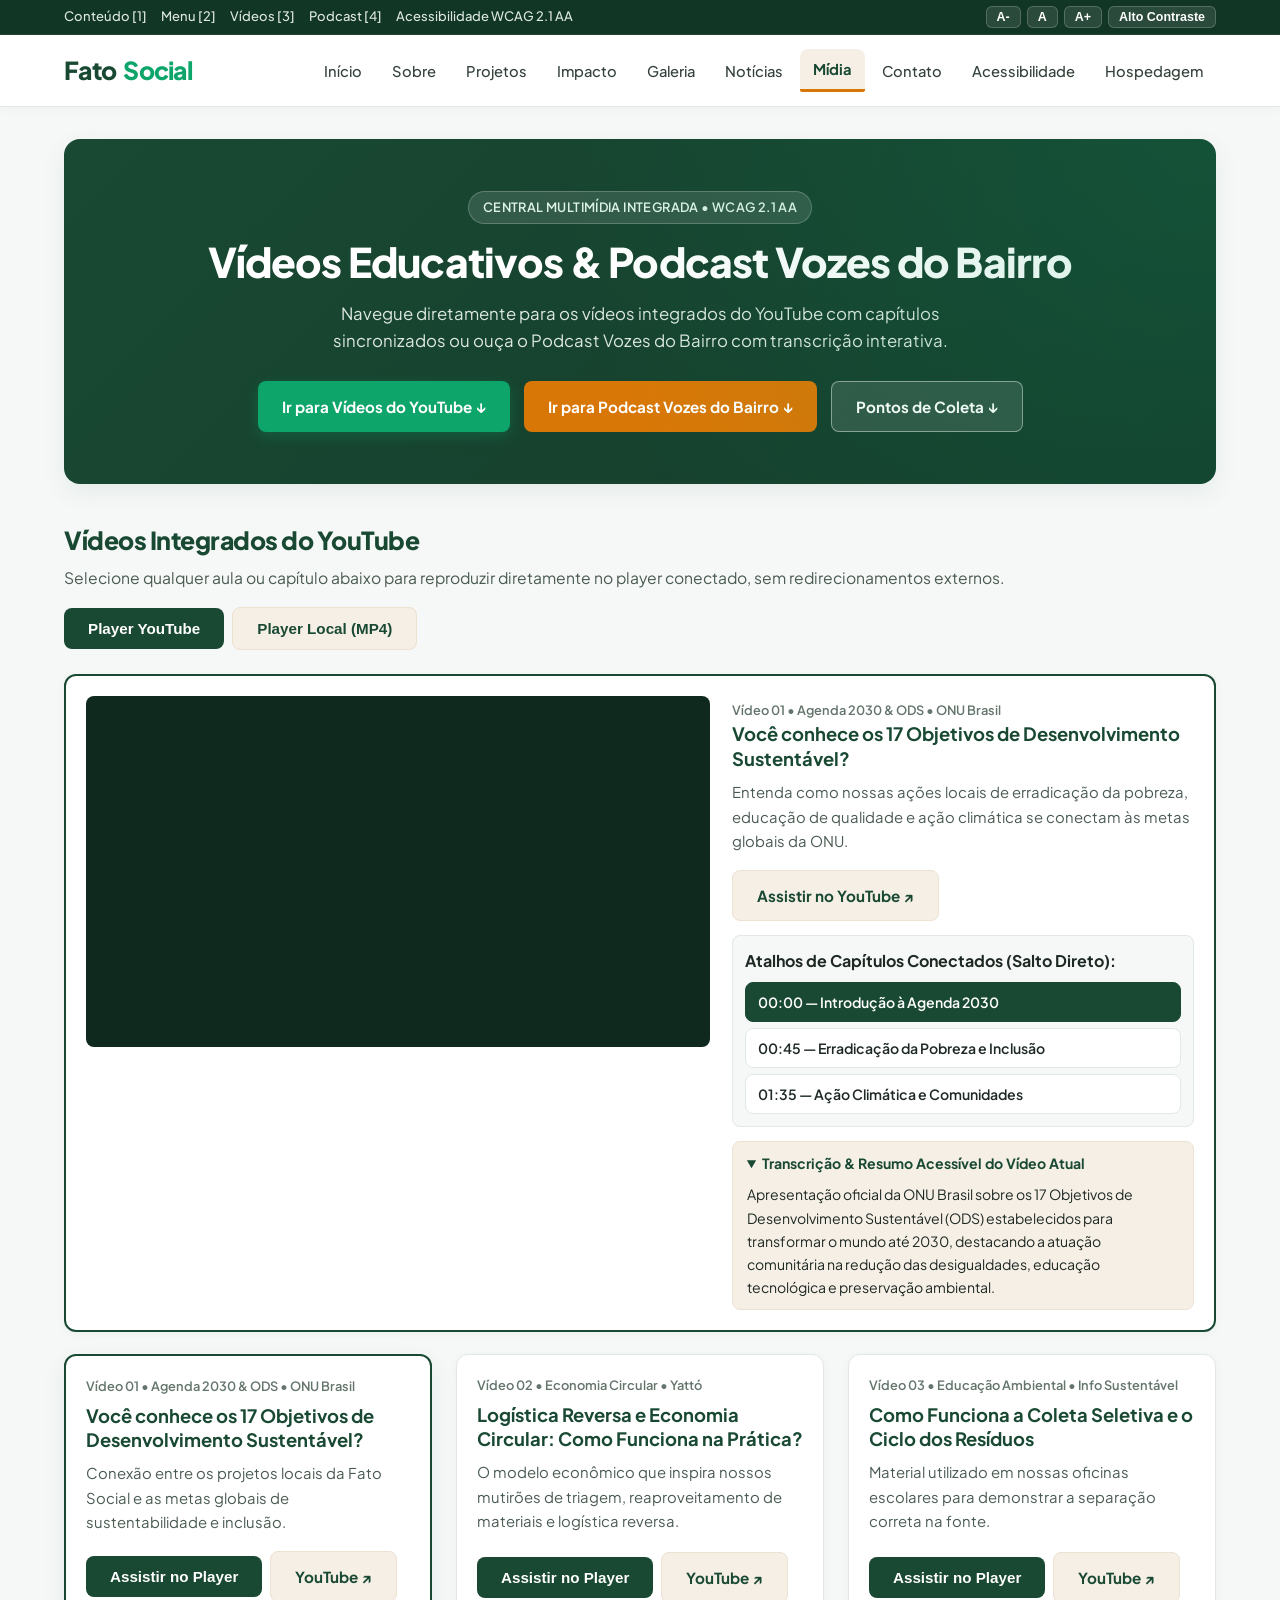
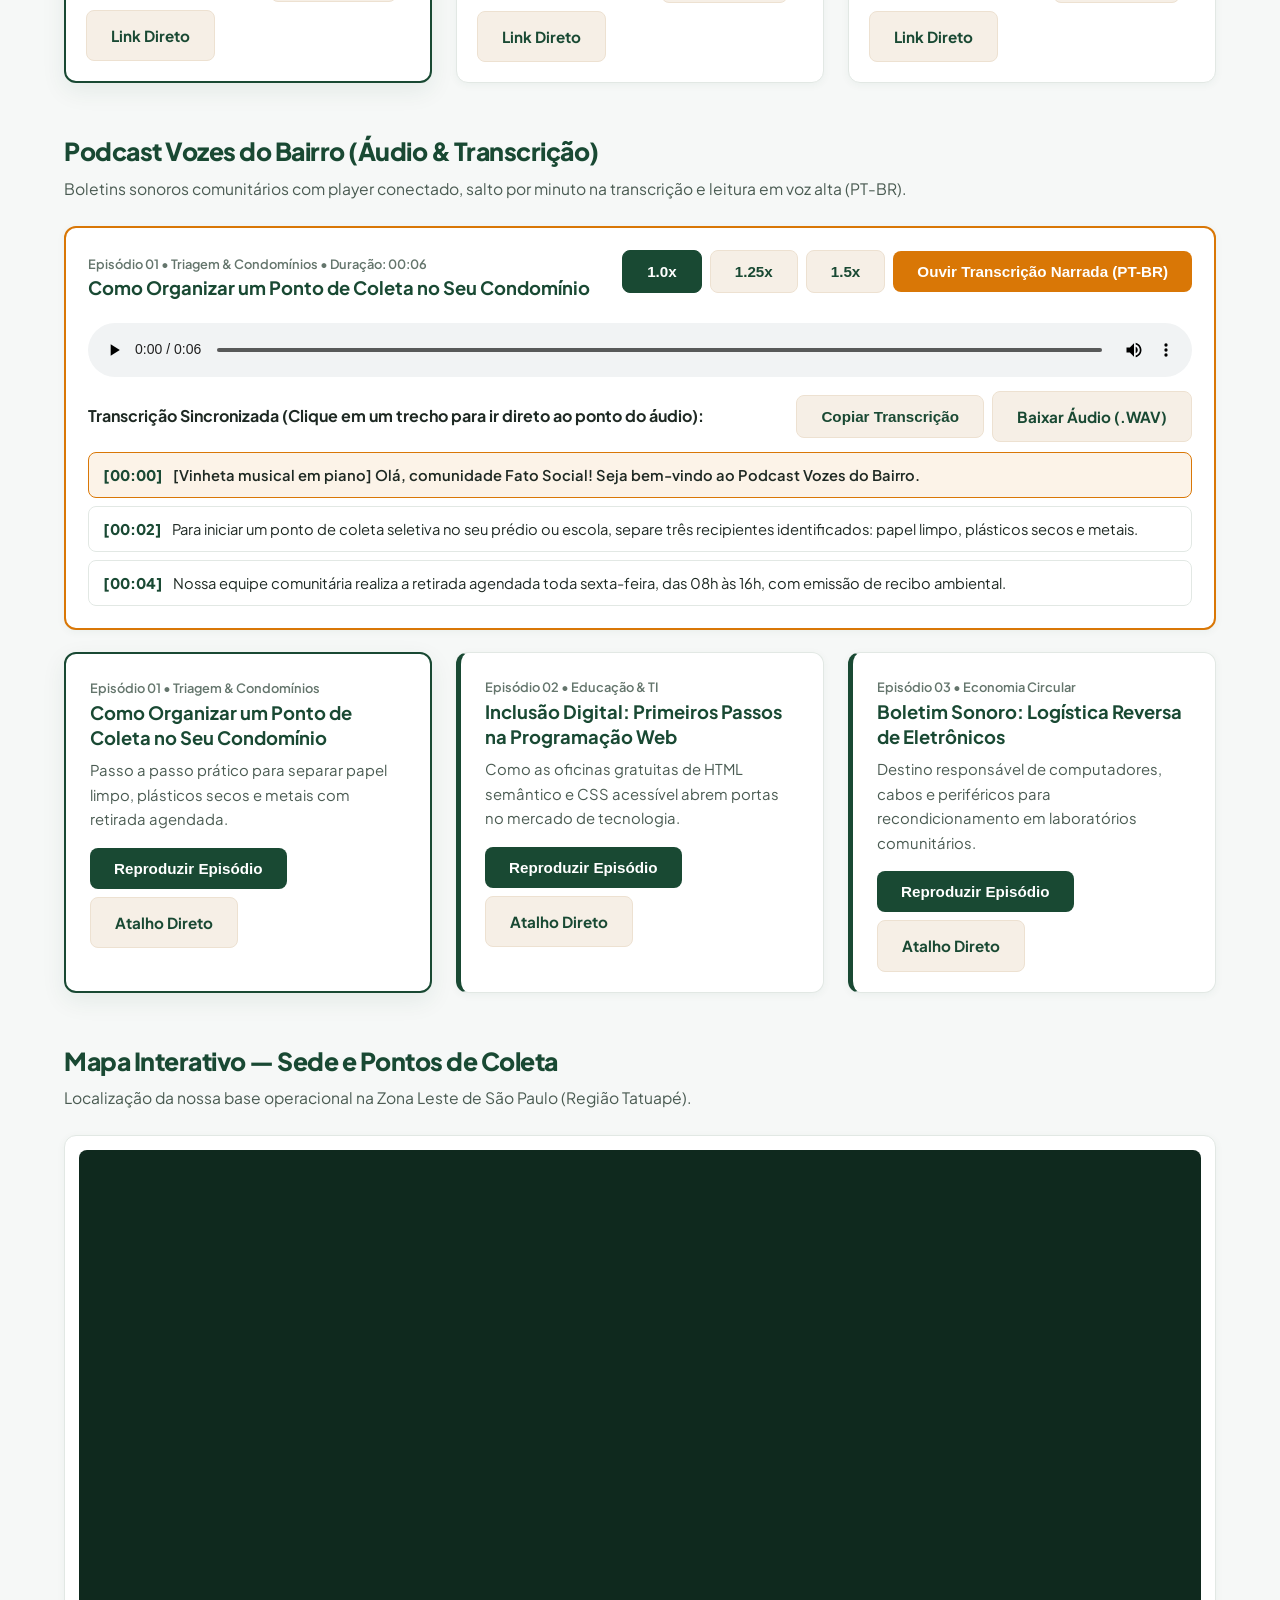
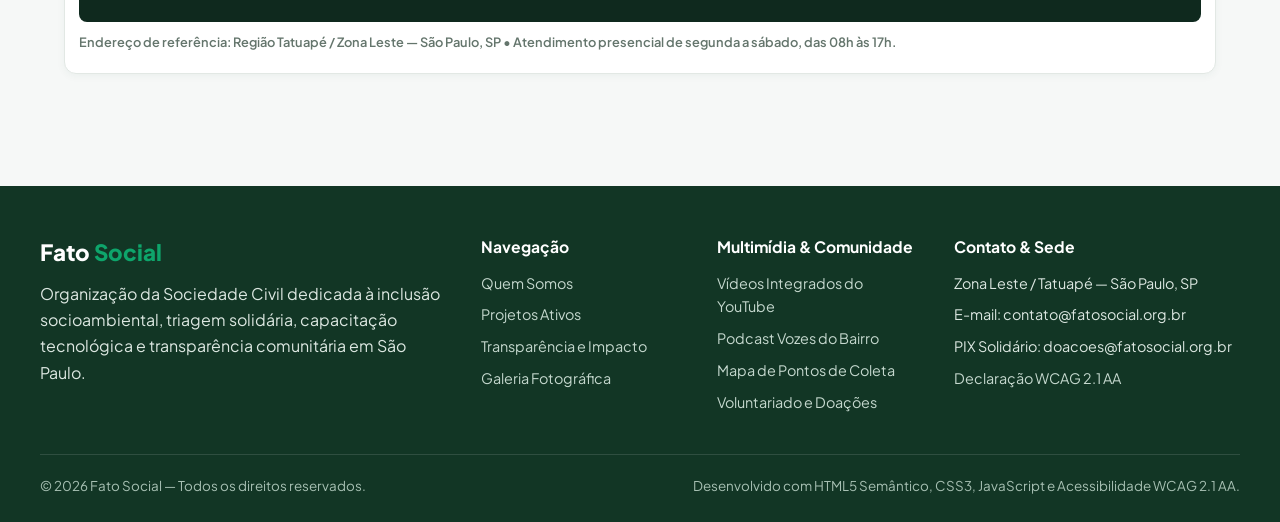
<file: midia.html>
<!DOCTYPE html>
<html lang="pt-BR">
<head>
  <meta charset="UTF-8">
  <meta name="viewport" content="width=device-width, initial-scale=1.0">
  <meta name="description" content="Central multimídia conectada da Fato Social com vídeos integrados do YouTube, Podcast Vozes do Bairro com transcrição sincronizada e mapa de pontos de coleta.">
  <title>Mídia &amp; Multimídia Conectada — Vídeos e Podcast | Fato Social</title>
  <link rel="preconnect" href="https://fonts.googleapis.com">
  <link rel="preconnect" href="https://fonts.gstatic.com" crossorigin>
  <link href="https://fonts.googleapis.com/css2?family=Plus+Jakarta+Sans:wght@400;500;600;700;800&display=swap" rel="stylesheet">
  <link rel="stylesheet" href="css/style.css">
  <link rel="stylesheet" href="css/animacoes.css">
</head>
<body>
  <a href="#conteudo-principal" class="skip-link">Pular para o conteúdo principal</a>

  <!-- Barra de Acessibilidade WCAG 2.1 AA -->
  <div class="a11y-bar" role="region" aria-label="Barra de acessibilidade">
    <div class="a11y-bar-inner">
      <div class="a11y-shortcuts">
        <a href="#conteudo-principal" accesskey="1">Conteúdo [1]</a>
        <a href="#menu-principal" accesskey="2">Menu [2]</a>
        <a href="#videos-youtube" accesskey="3">Vídeos [3]</a>
        <a href="#podcast-vozes" accesskey="4">Podcast [4]</a>
        <a href="acessibilidade.html">Acessibilidade WCAG 2.1 AA</a>
      </div>
      <div class="a11y-controls">
        <button type="button" class="a11y-btn" data-action="font-dec" aria-label="Diminuir tamanho da fonte">A-</button>
        <button type="button" class="a11y-btn" data-action="font-reset" aria-label="Restaurar tamanho padrão da fonte">A</button>
        <button type="button" class="a11y-btn" data-action="font-inc" aria-label="Aumentar tamanho da fonte">A+</button>
        <button type="button" class="a11y-btn" data-action="toggle-contrast" aria-pressed="false">Alto Contraste</button>
      </div>
    </div>
  </div>

  <!-- Cabeçalho Principal -->
  <header class="site-header">
    <div class="header-inner">
      <a href="index.html" class="brand-logo" aria-label="Fato Social — Página Inicial">
        <span class="brand-fato">Fato</span>&nbsp;<span class="brand-social">Social</span>
      </a>

      <button type="button" class="mobile-menu-btn" aria-expanded="false" aria-controls="menu-principal">
        ☰ Menu
      </button>

      <nav id="menu-principal" class="main-nav" aria-label="Navegação principal">
        <ul>
          <li><a href="index.html">Início</a></li>
          <li><a href="sobre.html">Sobre</a></li>
          <li><a href="projetos.html">Projetos</a></li>
          <li><a href="impacto.html">Impacto</a></li>
          <li><a href="galeria.html">Galeria</a></li>
          <li><a href="noticias.html">Notícias</a></li>
          <li><a href="midia.html" aria-current="page" class="active">Mídia</a></li>
          <li><a href="contato.html">Contato</a></li>
          <li><a href="acessibilidade.html">Acessibilidade</a></li>
          <li><a href="orcamento_hospedagem.html">Hospedagem</a></li>
        </ul>
      </nav>
    </div>
  </header>

  <main id="conteudo-principal" tabindex="-1">
    <section class="hero-banner reveal">
      <span class="hero-badge">Central Multimídia Integrada • WCAG 2.1 AA</span>
      <h1>Vídeos Educativos &amp; Podcast Vozes do Bairro</h1>
      <p>Navegue diretamente para os vídeos integrados do YouTube com capítulos sincronizados ou ouça o Podcast Vozes do Bairro com transcrição interativa.</p>
      <div class="hero-actions" role="navigation" aria-label="Atalhos diretos da central multimídia">
        <a href="#videos-youtube" class="btn btn-primary">Ir para Vídeos do YouTube ↓</a>
        <a href="#podcast-vozes" class="btn btn-amber">Ir para Podcast Vozes do Bairro ↓</a>
        <a href="#mapa-coleta" class="btn btn-outline">Pontos de Coleta ↓</a>
      </div>
    </section>

    <!-- SEÇÃO 1: VÍDEOS INTEGRADOS DO YOUTUBE -->
    <section id="videos-youtube" class="section-block reveal" aria-labelledby="titulo-videos-yt">
      <div class="section-header">
        <div>
          <h2 id="titulo-videos-yt" class="section-title">Vídeos Integrados do YouTube</h2>
          <p class="section-subtitle">Selecione qualquer aula ou capítulo abaixo para reproduzir diretamente no player conectado, sem redirecionamentos externos.</p>
        </div>
        <div class="media-mode-switch" role="group" aria-label="Modo de reprodução do vídeo">
          <button type="button" id="btn-mode-yt" class="btn btn-forest active" aria-pressed="true">Player YouTube</button>
          <button type="button" id="btn-mode-local" class="btn btn-soft" aria-pressed="false">Player Local (MP4)</button>
        </div>
      </div>

      <div class="card connected-stage" id="video-stage-card">
        <div class="connected-stage-grid">
          <div>
            <div class="video-responsive" id="yt-player-wrapper">
              <iframe
                id="main-yt-iframe"
                src="https://www.youtube-nocookie.com/embed/uWqvUO3LIZY?rel=0&modestbranding=1&hl=pt-BR&cc_lang_pref=pt&cc_load_policy=1"
                title="Você conhece os 17 Objetivos de Desenvolvimento Sustentável? — ONU Brasil"
                loading="lazy"
                referrerpolicy="strict-origin-when-cross-origin"
                allow="accelerometer; autoplay; clipboard-write; encrypted-media; gyroscope; picture-in-picture; web-share"
                allowfullscreen>
              </iframe>
            </div>

            <div id="local-video-wrapper" style="display: none;">
              <video id="main-local-video" class="midia-player" controls preload="metadata" aria-label="Vídeo institucional Fato Social com legendas em português">
                <source src="assets/video/video-fatosocial.mp4" type="video/mp4">
                <track kind="captions" src="assets/captions/mutirao-legendas.vtt" srclang="pt" label="Português (Brasil)" default>
                Seu navegador não suporta a reprodução de vídeo HTML5.
              </video>
            </div>

            <div id="file-protocol-notice" class="status-banner info" style="display: none; margin-top: 12px;">
              Modo local (<code>file://</code>) detectado: o player institucional HTML5 foi ativado automaticamente para evitar bloqueio de incorporação do YouTube. Ao publicar no GitHub Pages ou servidor HTTP, o YouTube carrega nativamente.
            </div>
          </div>

          <div class="stage-info-panel">
            <span id="stage-video-badge" class="card-meta">Vídeo 01 • Agenda 2030 &amp; ODS • ONU Brasil</span>
            <h3 id="stage-video-title" class="card-title">Você conhece os 17 Objetivos de Desenvolvimento Sustentável?</h3>
            <p id="stage-video-desc" class="card-text">Entenda como nossas ações locais de erradicação da pobreza, educação de qualidade e ação climática se conectam às metas globais da ONU.</p>
            <div class="card-btn-row" style="margin-bottom: 10px;">
              <a id="stage-yt-external-link" href="https://www.youtube.com/watch?v=uWqvUO3LIZY" target="_blank" rel="noopener noreferrer" class="btn btn-soft">Assistir no YouTube ↗</a>
            </div>

            <div class="chapter-box">
              <strong>Atalhos de Capítulos Conectados (Salto Direto):</strong>
              <div id="stage-video-chapters" class="chapter-list" role="group" aria-label="Capítulos do vídeo selecionado">
                <button type="button" class="chapter-btn active" data-start="0">00:00 — Introdução à Agenda 2030</button>
                <button type="button" class="chapter-btn" data-start="45">00:45 — Erradicação da Pobreza e Inclusão</button>
                <button type="button" class="chapter-btn" data-start="95">01:35 — Ação Climática e Comunidades</button>
              </div>
            </div>

            <details class="transcript-box" open>
              <summary>Transcrição &amp; Resumo Acessível do Vídeo Atual</summary>
              <p id="stage-video-transcript" style="margin-top: 8px;">
                Apresentação dos 17 Objetivos de Desenvolvimento Sustentável (ODS) estabelecidos pelas Nações Unidas para transformar o mundo até 2030, destacando a atuação comunitária na redução das desigualdades, educação tecnológica e preservação ambiental.
              </p>
            </details>
          </div>
        </div>
      </div>

      <div class="grid-3 stage-playlist-grid">
        <article id="video-ods" class="card video-playlist-card active" data-video-key="ods">
          <div class="card-body">
            <div class="card-meta">Vídeo 01 • Agenda 2030 &amp; ODS • ONU Brasil</div>
            <h3 class="card-title">Você conhece os 17 Objetivos de Desenvolvimento Sustentável?</h3>
            <p class="card-text">Conexão entre os projetos locais da Fato Social e as metas globais de sustentabilidade e inclusão.</p>
            <div class="card-btn-row">
              <button type="button" class="btn btn-forest select-video-btn" data-video-key="ods">Assistir no Player</button>
              <a href="https://www.youtube.com/watch?v=uWqvUO3LIZY" target="_blank" rel="noopener noreferrer" class="btn btn-soft" aria-label="Abrir Vídeo 01 sobre os 17 ODS no YouTube">YouTube ↗</a>
              <a href="midia.html?video=ods#videos-youtube" class="btn btn-soft">Link Direto</a>
            </div>
          </div>
        </article>

        <article id="video-economia" class="card video-playlist-card" data-video-key="economia">
          <div class="card-body">
            <div class="card-meta">Vídeo 02 • Economia Circular • Yattó</div>
            <h3 class="card-title">Logística Reversa e Economia Circular: Como Funciona na Prática?</h3>
            <p class="card-text">O modelo econômico que inspira nossos mutirões de triagem, reaproveitamento de materiais e logística reversa.</p>
            <div class="card-btn-row">
              <button type="button" class="btn btn-forest select-video-btn" data-video-key="economia">Assistir no Player</button>
              <a href="https://www.youtube.com/watch?v=TCwIGf9sM3Q" target="_blank" rel="noopener noreferrer" class="btn btn-soft" aria-label="Abrir Vídeo 02 sobre Logística Reversa e Economia Circular no YouTube">YouTube ↗</a>
              <a href="midia.html?video=economia#videos-youtube" class="btn btn-soft">Link Direto</a>
            </div>
          </div>
        </article>

        <article id="video-coleta" class="card video-playlist-card" data-video-key="coleta">
          <div class="card-body">
            <div class="card-meta">Vídeo 03 • Educação Ambiental • Info Sustentável</div>
            <h3 class="card-title">Como Funciona a Coleta Seletiva e o Ciclo dos Resíduos</h3>
            <p class="card-text">Material utilizado em nossas oficinas escolares para demonstrar a separação correta na fonte.</p>
            <div class="card-btn-row">
              <button type="button" class="btn btn-forest select-video-btn" data-video-key="coleta">Assistir no Player</button>
              <a href="https://www.youtube.com/watch?v=1zJd9xcYl_o" target="_blank" rel="noopener noreferrer" class="btn btn-soft" aria-label="Abrir Vídeo 03 sobre Coleta Seletiva no YouTube">YouTube ↗</a>
              <a href="midia.html?video=coleta#videos-youtube" class="btn btn-soft">Link Direto</a>
            </div>
          </div>
        </article>
      </div>
    </section>

    <!-- SEÇÃO 2: PODCAST VOZES DO BAIRRO -->
    <section id="podcast-vozes" class="section-block reveal" aria-labelledby="titulo-podcast">
      <div class="section-header">
        <div>
          <h2 id="titulo-podcast" class="section-title">Podcast Vozes do Bairro (Áudio &amp; Transcrição)</h2>
          <p class="section-subtitle">Boletins sonoros comunitários com player conectado, salto por minuto na transcrição e leitura em voz alta (PT-BR).</p>
        </div>
        <span id="podcast-resume-badge" class="hero-badge resume-pill" style="display: none;"></span>
      </div>

      <div class="card podcast-master-player" id="podcast-master-card">
        <div class="podcast-master-header">
          <div>
            <span id="pod-master-meta" class="card-meta">Episódio 01 • Boletim Comunitário Fato Social</span>
            <h3 id="pod-master-title" class="card-title">Como Organizar um Ponto de Coleta no Seu Condomínio</h3>
          </div>
          <div class="podcast-controls-group" role="group" aria-label="Controles extras do podcast">
            <button type="button" class="btn btn-soft speed-btn active" data-rate="1">1.0x</button>
            <button type="button" class="btn btn-soft speed-btn" data-rate="1.25">1.25x</button>
            <button type="button" class="btn btn-soft speed-btn" data-rate="1.5">1.5x</button>
            <button type="button" id="btn-tts-podcast" class="btn btn-amber">Ouvir Transcrição Narrada (PT-BR)</button>
          </div>
        </div>

        <audio id="podcast-audio-player" controls preload="metadata" class="podcast-audio-el" aria-label="Player principal do Podcast Vozes do Bairro">
          <source id="podcast-audio-source" src="assets/audio/episodio-01-triagem.wav" type="audio/wav">
          Seu navegador não suporta o elemento de áudio HTML5.
        </audio>

        <div class="synced-transcript-panel" aria-live="polite">
          <div class="transcript-toolbar">
            <strong>Transcrição Sincronizada (Clique em um trecho para ir direto ao ponto do áudio):</strong>
            <div class="card-btn-row">
              <button type="button" id="btn-copy-transcript" class="btn btn-soft">Copiar Transcrição</button>
              <a id="btn-download-audio" href="assets/audio/episodio-01-triagem.wav" download class="btn btn-soft">Baixar Áudio (.WAV)</a>
            </div>
          </div>
          <div id="pod-transcript-lines" class="transcript-lines"></div>
        </div>
      </div>

      <div class="grid-3 stage-playlist-grid">
        <article id="episodio-01" class="audio-card podcast-ep-card active" data-ep-key="ep01">
          <span class="card-meta">Episódio 01 • Triagem &amp; Condomínios</span>
          <h3 class="card-title">Como Organizar um Ponto de Coleta no Seu Condomínio</h3>
          <p class="card-text">Passo a passo prático para separar papel limpo, plásticos secos e metais com retirada agendada.</p>
          <div class="card-btn-row">
            <button type="button" class="btn btn-forest select-ep-btn" data-ep-key="ep01">Reproduzir Episódio</button>
            <a href="midia.html?episodio=ep01#podcast-vozes" class="btn btn-soft">Atalho Direto</a>
          </div>
        </article>

        <article id="episodio-02" class="audio-card podcast-ep-card" data-ep-key="ep02">
          <span class="card-meta">Episódio 02 • Educação &amp; TI</span>
          <h3 class="card-title">Inclusão Digital: Primeiros Passos na Programação Web</h3>
          <p class="card-text">Como as oficinas gratuitas de HTML semântico e CSS acessível abrem portas no mercado de tecnologia.</p>
          <div class="card-btn-row">
            <button type="button" class="btn btn-forest select-ep-btn" data-ep-key="ep02">Reproduzir Episódio</button>
            <a href="midia.html?episodio=ep02#podcast-vozes" class="btn btn-soft">Atalho Direto</a>
          </div>
        </article>

        <article id="episodio-03" class="audio-card podcast-ep-card" data-ep-key="ep03">
          <span class="card-meta">Episódio 03 • Economia Circular</span>
          <h3 class="card-title">Boletim Sonoro: Logística Reversa de Eletrônicos</h3>
          <p class="card-text">Destino responsável de computadores, cabos e periféricos para recondicionamento em laboratórios comunitários.</p>
          <div class="card-btn-row">
            <button type="button" class="btn btn-forest select-ep-btn" data-ep-key="ep03">Reproduzir Episódio</button>
            <a href="midia.html?episodio=ep03#podcast-vozes" class="btn btn-soft">Atalho Direto</a>
          </div>
        </article>
      </div>
    </section>

    <!-- SEÇÃO 3: MAPA INTERATIVO -->
    <section class="section-block reveal" id="mapa-coleta" aria-labelledby="titulo-mapa">
      <div class="section-header">
        <div>
          <h2 id="titulo-mapa" class="section-title">Mapa Interativo — Sede e Pontos de Coleta</h2>
          <p class="section-subtitle">Localização da nossa base operacional na Zona Leste de São Paulo (Região Tatuapé).</p>
        </div>
      </div>

      <div class="card map-card-wrap">
        <div class="video-responsive map-responsive">
          <iframe
            src="https://www.openstreetmap.org/export/embed.html?bbox=-46.5850%2C-23.5480%2C-46.5550%2C-23.5300&amp;layer=mapnik&amp;marker=-23.5390%2C-46.5700"
            title="Mapa interativo mostrando a sede da Fato Social e pontos de coleta no Tatuapé, São Paulo"
            loading="lazy">
          </iframe>
        </div>
        <p class="card-meta" style="margin-top: 10px;">Endereço de referência: Região Tatuapé / Zona Leste — São Paulo, SP • Atendimento presencial de segunda a sábado, das 08h às 17h.</p>
      </div>
    </section>
  </main>

  <footer class="site-footer">
    <div class="footer-inner">
      <div>
        <div class="footer-brand">Fato <span>Social</span></div>
        <p>Organização da Sociedade Civil dedicada à inclusão socioambiental, triagem solidária, capacitação tecnológica e transparência comunitária em São Paulo.</p>
      </div>
      <div>
        <h3>Navegação</h3>
        <ul>
          <li><a href="sobre.html">Quem Somos</a></li>
          <li><a href="projetos.html">Projetos Ativos</a></li>
          <li><a href="impacto.html">Transparência e Impacto</a></li>
          <li><a href="galeria.html">Galeria Fotográfica</a></li>
        </ul>
      </div>
      <div>
        <h3>Multimídia &amp; Comunidade</h3>
        <ul>
          <li><a href="midia.html#videos-youtube">Vídeos Integrados do YouTube</a></li>
          <li><a href="midia.html#podcast-vozes">Podcast Vozes do Bairro</a></li>
          <li><a href="midia.html#mapa-coleta">Mapa de Pontos de Coleta</a></li>
          <li><a href="contato.html#voluntariado">Voluntariado e Doações</a></li>
        </ul>
      </div>
      <div>
        <h3>Contato &amp; Sede</h3>
        <ul>
          <li>Zona Leste / Tatuapé — São Paulo, SP</li>
          <li>E-mail: contato@fatosocial.org.br</li>
          <li>PIX Solidário: doacoes@fatosocial.org.br</li>
          <li><a href="acessibilidade.html">Declaração WCAG 2.1 AA</a></li>
        </ul>
      </div>
    </div>
    <div class="footer-bottom">
      <span>© 2026 Fato Social — Todos os direitos reservados.</span>
      <span>Desenvolvido com HTML5 Semântico, CSS3, JavaScript e Acessibilidade WCAG 2.1 AA.</span>
    </div>
  </footer>

  <script src="js/script.js"></script>
  <script src="js/midia.js"></script>
  <script src="js/animacoes.js"></script>
</body>
</html>
</file>
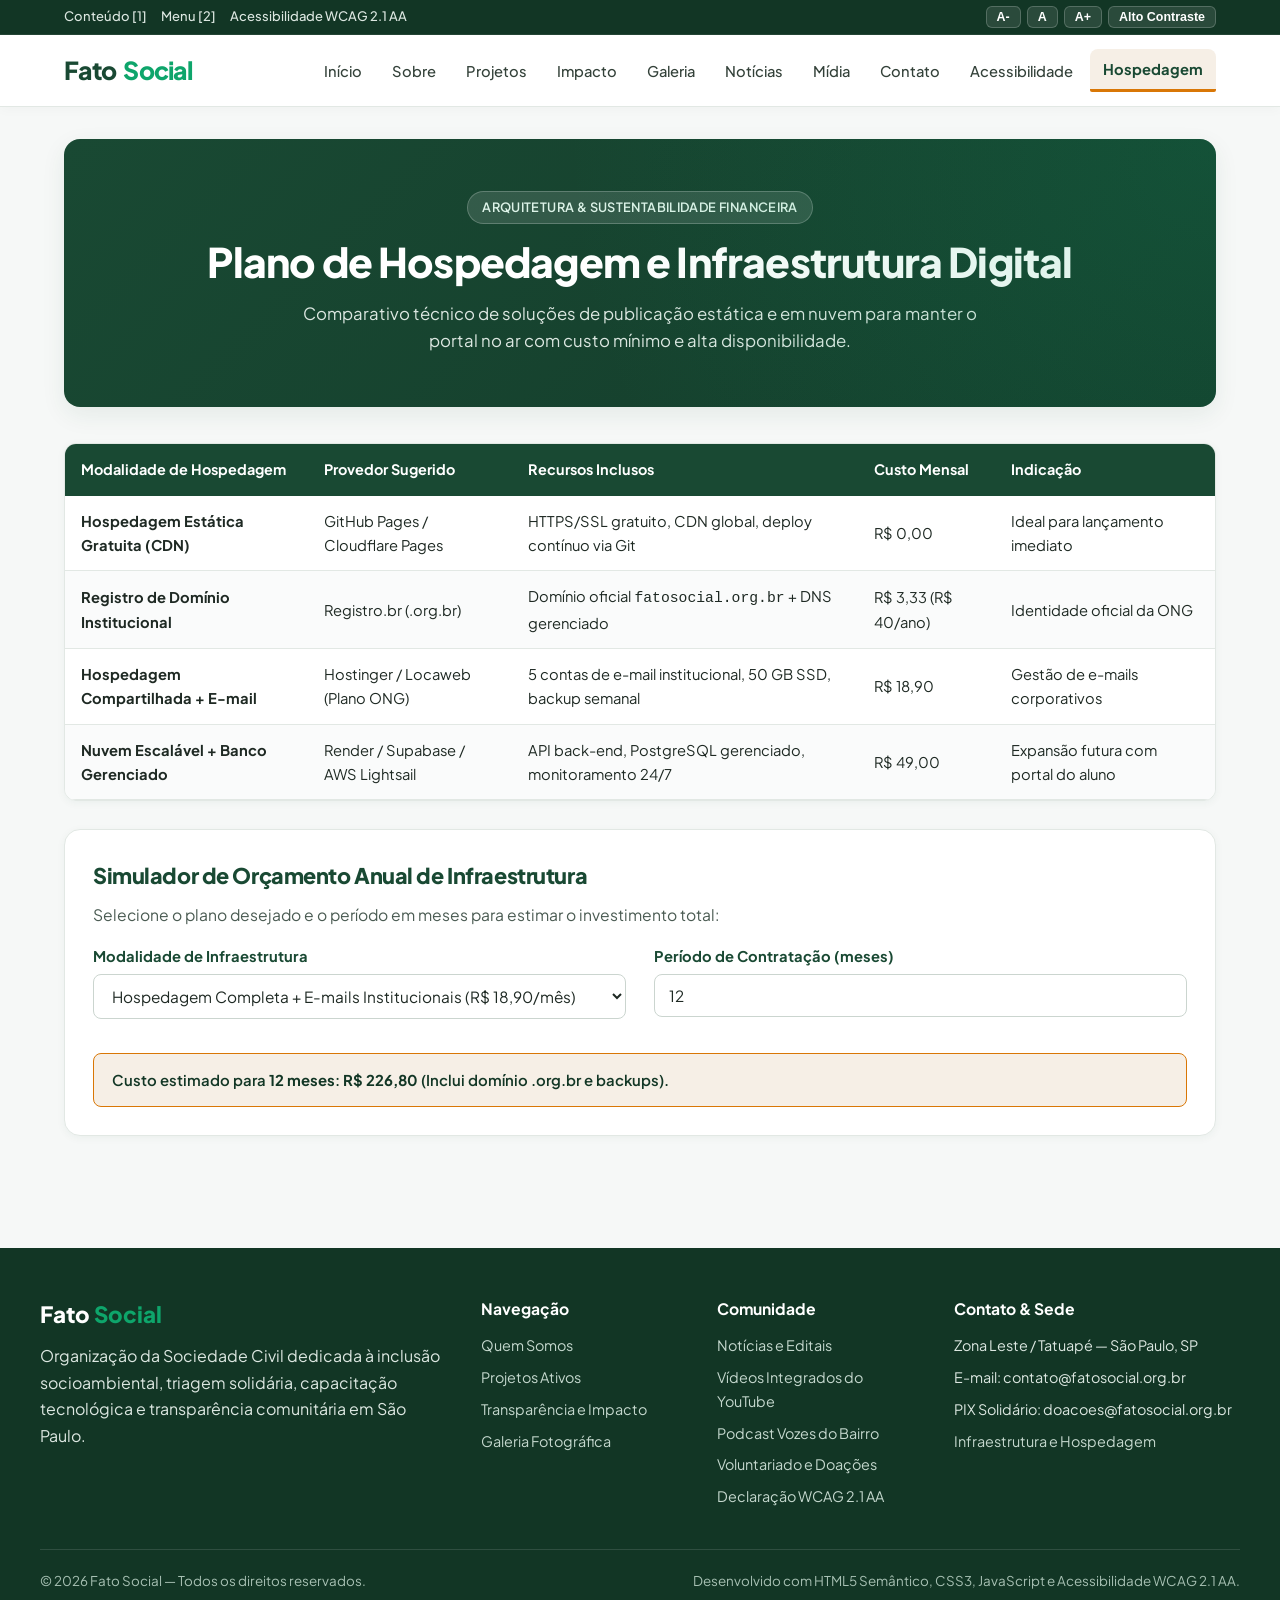
<file: orcamento_hospedagem.html>
<!DOCTYPE html>
<html lang="pt-BR">
<head>
  <meta charset="UTF-8">
  <meta name="viewport" content="width=device-width, initial-scale=1.0">
  <meta name="description" content="Estudo técnico e comparativo de custos de hospedagem, domínio e infraestrutura web para o portal da ONG Fato Social.">
  <title>Orçamento de Hospedagem & Arquitetura Web | Fato Social</title>
  <link rel="preconnect" href="https://fonts.googleapis.com">
  <link rel="preconnect" href="https://fonts.gstatic.com" crossorigin>
  <link href="https://fonts.googleapis.com/css2?family=Plus+Jakarta+Sans:wght@400;500;600;700;800&display=swap" rel="stylesheet">
  <link rel="stylesheet" href="css/style.css">
  <link rel="stylesheet" href="css/animacoes.css">
</head>
<body>
  <a href="#conteudo-principal" class="skip-link">Pular para o conteúdo principal</a>

  <!-- Barra de Acessibilidade WCAG 2.1 AA -->
  <div class="a11y-bar" role="region" aria-label="Barra de acessibilidade">
    <div class="a11y-bar-inner">
      <div class="a11y-shortcuts">
        <a href="#conteudo-principal" accesskey="1">Conteúdo [1]</a>
        <a href="#menu-principal" accesskey="2">Menu [2]</a>
        <a href="acessibilidade.html">Acessibilidade WCAG 2.1 AA</a>
      </div>
      <div class="a11y-controls">
        <button type="button" class="a11y-btn" data-action="font-dec" aria-label="Diminuir tamanho da fonte">A-</button>
        <button type="button" class="a11y-btn" data-action="font-reset" aria-label="Restaurar tamanho padrão da fonte">A</button>
        <button type="button" class="a11y-btn" data-action="font-inc" aria-label="Aumentar tamanho da fonte">A+</button>
        <button type="button" class="a11y-btn" data-action="toggle-contrast" aria-pressed="false">Alto Contraste</button>
      </div>
    </div>
  </div>

  <!-- Cabeçalho Principal -->
  <header class="site-header">
    <div class="header-inner">
      <a href="index.html" class="brand-logo" aria-label="Fato Social — Página Inicial">
        <span class="brand-fato">Fato</span>&nbsp;<span class="brand-social">Social</span>
      </a>

      <button type="button" class="mobile-menu-btn" aria-expanded="false" aria-controls="menu-principal">
        ☰ Menu
      </button>

      <nav id="menu-principal" class="main-nav" aria-label="Navegação principal">
        <ul>
          <li><a href="index.html">Início</a></li>
          <li><a href="sobre.html">Sobre</a></li>
          <li><a href="projetos.html">Projetos</a></li>
          <li><a href="impacto.html">Impacto</a></li>
          <li><a href="galeria.html">Galeria</a></li>
          <li><a href="noticias.html">Notícias</a></li>
          <li><a href="midia.html">Mídia</a></li>
          <li><a href="contato.html">Contato</a></li>
          <li><a href="acessibilidade.html">Acessibilidade</a></li>
          <li><a href="orcamento_hospedagem.html" aria-current="page" class="active">Hospedagem</a></li>
        </ul>
      </nav>
    </div>
  </header>

  <main id="conteudo-principal" tabindex="-1">
    <section class="hero-banner reveal">
      <span class="hero-badge">Arquitetura &amp; Sustentabilidade Financeira</span>
      <h1>Plano de Hospedagem e Infraestrutura Digital</h1>
      <p>Comparativo técnico de soluções de publicação estática e em nuvem para manter o portal no ar com custo mínimo e alta disponibilidade.</p>
    </section>

    <section class="section-block reveal">
      <div class="table-wrap" style="margin-bottom: 28px;">
        <table>
          <thead>
            <tr>
              <th>Modalidade de Hospedagem</th>
              <th>Provedor Sugerido</th>
              <th>Recursos Inclusos</th>
              <th>Custo Mensal</th>
              <th>Indicação</th>
            </tr>
          </thead>
          <tbody>
            <tr>
              <td><strong>Hospedagem Estática Gratuita (CDN)</strong></td>
              <td>GitHub Pages / Cloudflare Pages</td>
              <td>HTTPS/SSL gratuito, CDN global, deploy contínuo via Git</td>
              <td>R$ 0,00</td>
              <td>Ideal para lançamento imediato</td>
            </tr>
            <tr>
              <td><strong>Registro de Domínio Institucional</strong></td>
              <td>Registro.br (.org.br)</td>
              <td>Domínio oficial <code>fatosocial.org.br</code> + DNS gerenciado</td>
              <td>R$ 3,33 (R$ 40/ano)</td>
              <td>Identidade oficial da ONG</td>
            </tr>
            <tr>
              <td><strong>Hospedagem Compartilhada + E-mail</strong></td>
              <td>Hostinger / Locaweb (Plano ONG)</td>
              <td>5 contas de e-mail institucional, 50 GB SSD, backup semanal</td>
              <td>R$ 18,90</td>
              <td>Gestão de e-mails corporativos</td>
            </tr>
            <tr>
              <td><strong>Nuvem Escalável + Banco Gerenciado</strong></td>
              <td>Render / Supabase / AWS Lightsail</td>
              <td>API back-end, PostgreSQL gerenciado, monitoramento 24/7</td>
              <td>R$ 49,00</td>
              <td>Expansão futura com portal do aluno</td>
            </tr>
          </tbody>
        </table>
      </div>

      <div class="form-panel">
        <h2 class="section-title" style="font-size: 1.35rem; margin-bottom: 8px;">Simulador de Orçamento Anual de Infraestrutura</h2>
        <p class="section-subtitle" style="margin-bottom: 16px;">Selecione o plano desejado e o período em meses para estimar o investimento total:</p>
        <div class="grid-2">
          <div class="form-group">
            <label for="hosting-plan-select">Modalidade de Infraestrutura</label>
            <select id="hosting-plan-select" class="form-control">
              <option value="0">GitHub Pages / Cloudflare Pages (R$ 0,00/mês)</option>
              <option value="3.33">GitHub Pages + Domínio .org.br (R$ 3,33/mês)</option>
              <option value="18.90" selected>Hospedagem Completa + E-mails Institucionais (R$ 18,90/mês)</option>
              <option value="49.00">Nuvem Escalável + Banco de Dados (R$ 49,00/mês)</option>
            </select>
          </div>
          <div class="form-group">
            <label for="hosting-months">Período de Contratação (meses)</label>
            <input type="number" id="hosting-months" class="form-control" value="12" min="1" max="60">
          </div>
        </div>
        <div id="hosting-total-result" class="status-banner info" style="display:block;"></div>
      </div>
    </section>

  </main>

  <footer class="site-footer">
    <div class="footer-inner">
      <div>
        <div class="footer-brand">Fato <span>Social</span></div>
        <p>Organização da Sociedade Civil dedicada à inclusão socioambiental, triagem solidária, capacitação tecnológica e transparência comunitária em São Paulo.</p>
      </div>
      <div>
        <h3>Navegação</h3>
        <ul>
          <li><a href="sobre.html">Quem Somos</a></li>
          <li><a href="projetos.html">Projetos Ativos</a></li>
          <li><a href="impacto.html">Transparência e Impacto</a></li>
          <li><a href="galeria.html">Galeria Fotográfica</a></li>
        </ul>
      </div>
      <div>
        <h3>Comunidade</h3>
        <ul>
          <li><a href="noticias.html">Notícias e Editais</a></li>
          <li><a href="midia.html#videos-youtube">Vídeos Integrados do YouTube</a></li>
          <li><a href="midia.html#podcast-vozes">Podcast Vozes do Bairro</a></li>
          <li><a href="contato.html">Voluntariado e Doações</a></li>
          <li><a href="acessibilidade.html">Declaração WCAG 2.1 AA</a></li>
        </ul>
      </div>
      <div>
        <h3>Contato &amp; Sede</h3>
        <ul>
          <li>Zona Leste / Tatuapé — São Paulo, SP</li>
          <li>E-mail: contato@fatosocial.org.br</li>
          <li>PIX Solidário: doacoes@fatosocial.org.br</li>
          <li><a href="orcamento_hospedagem.html">Infraestrutura e Hospedagem</a></li>
        </ul>
      </div>
    </div>
    <div class="footer-bottom">
      <span>© 2026 Fato Social — Todos os direitos reservados.</span>
      <span>Desenvolvido com HTML5 Semântico, CSS3, JavaScript e Acessibilidade WCAG 2.1 AA.</span>
    </div>
  </footer>

  <script src="js/script.js"></script>
  <script src="js/animacoes.js"></script>
</body>
</html>
</file>
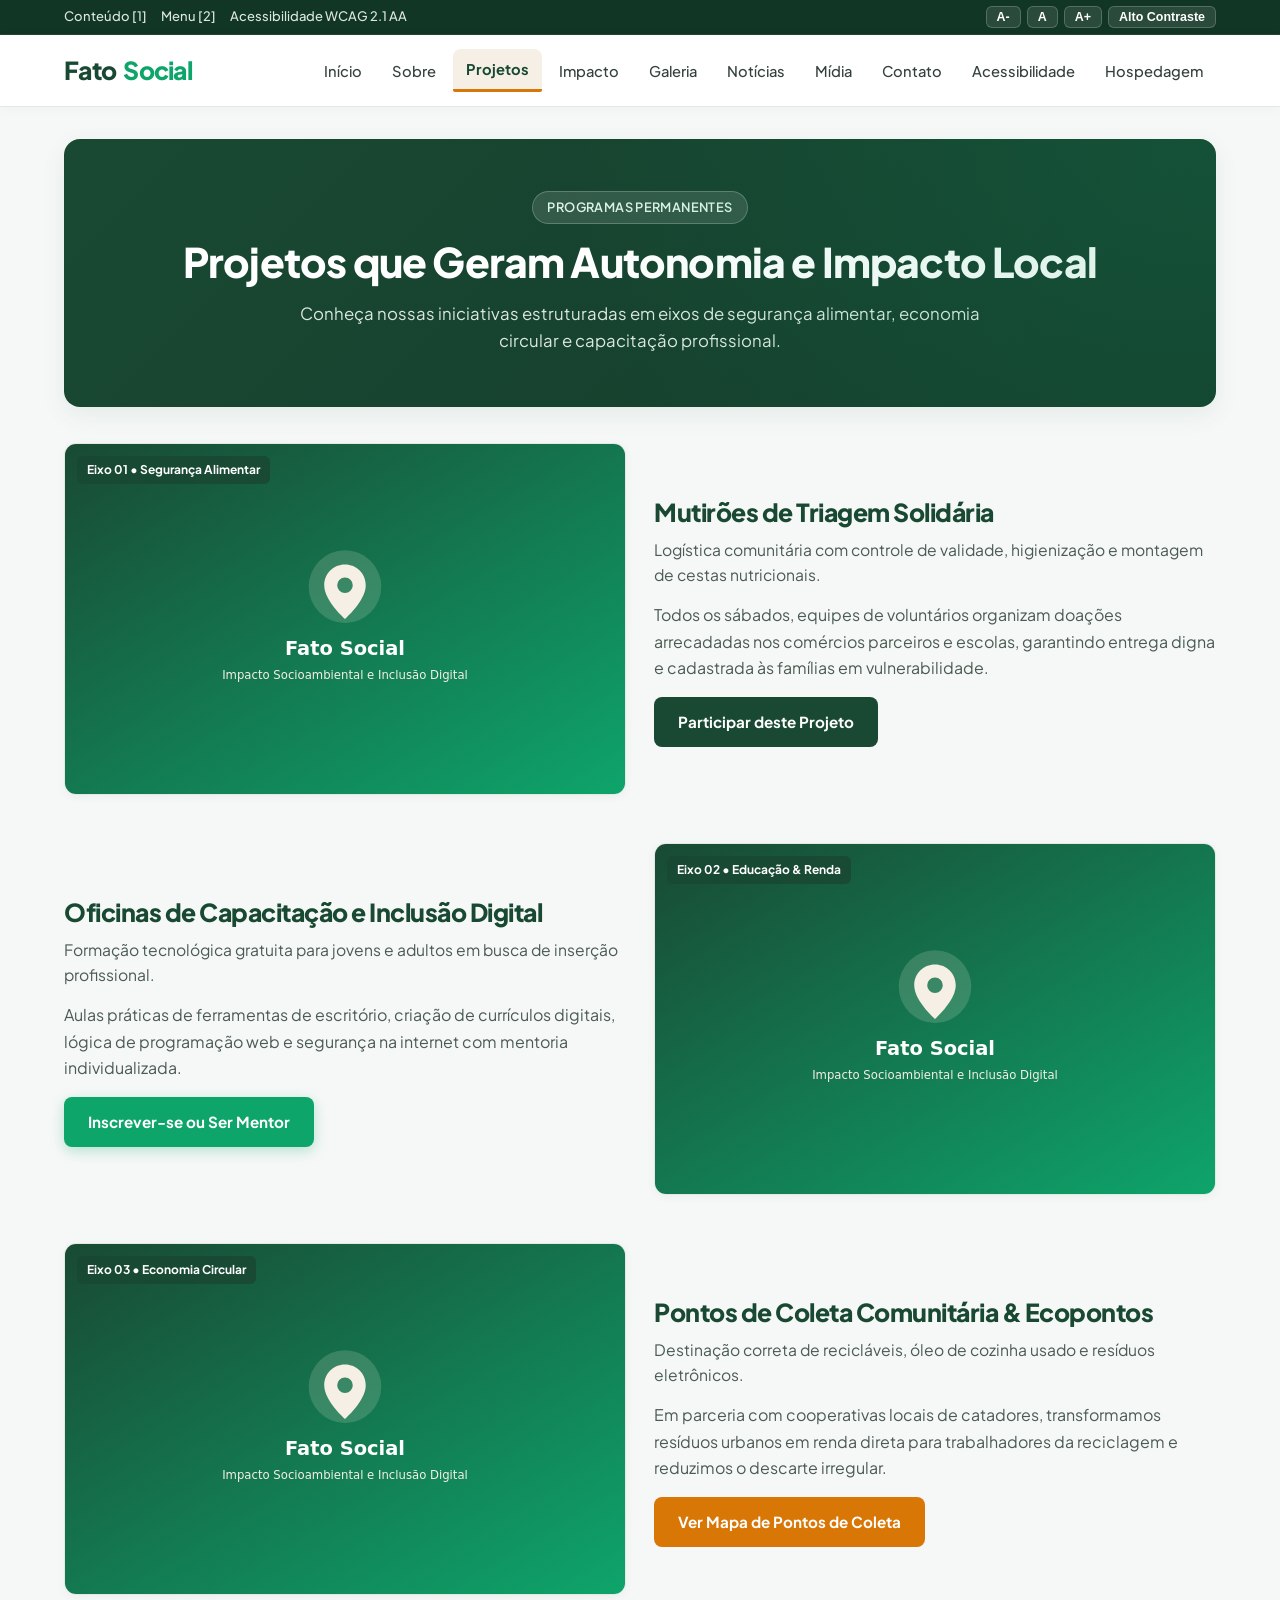
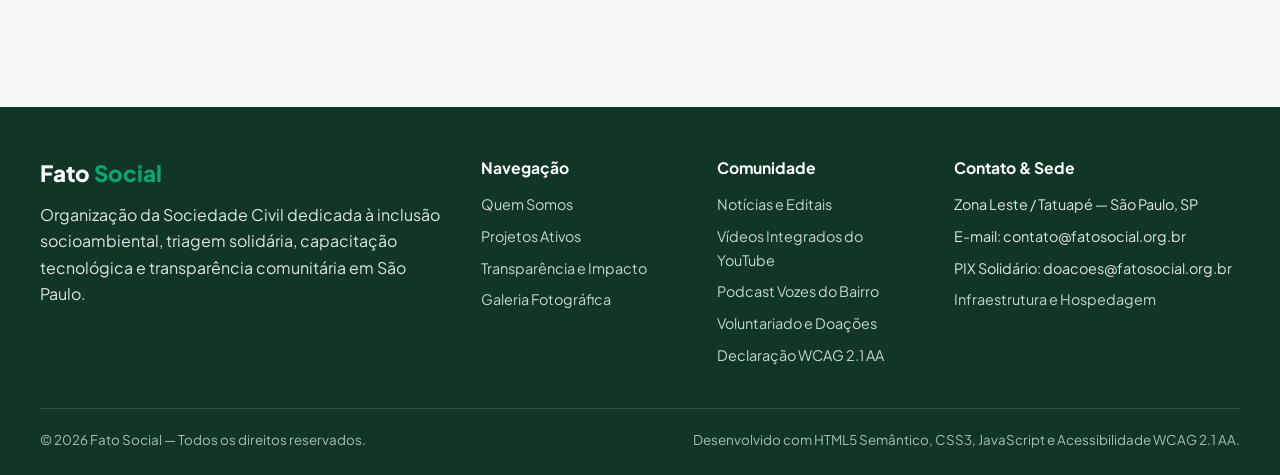
<file: projetos.html>
<!DOCTYPE html>
<html lang="pt-BR">
<head>
  <meta charset="UTF-8">
  <meta name="viewport" content="width=device-width, initial-scale=1.0">
  <meta name="description" content="Explore os projetos ativos da Fato Social: mutirões de triagem, inclusão digital, pontos de coleta e hortas comunitárias.">
  <title>Projetos — Programas Socioambientais e Educacionais | Fato Social</title>
  <link rel="preconnect" href="https://fonts.googleapis.com">
  <link rel="preconnect" href="https://fonts.gstatic.com" crossorigin>
  <link href="https://fonts.googleapis.com/css2?family=Plus+Jakarta+Sans:wght@400;500;600;700;800&display=swap" rel="stylesheet">
  <link rel="stylesheet" href="css/style.css">
  <link rel="stylesheet" href="css/animacoes.css">
</head>
<body>
  <a href="#conteudo-principal" class="skip-link">Pular para o conteúdo principal</a>

  <!-- Barra de Acessibilidade WCAG 2.1 AA -->
  <div class="a11y-bar" role="region" aria-label="Barra de acessibilidade">
    <div class="a11y-bar-inner">
      <div class="a11y-shortcuts">
        <a href="#conteudo-principal" accesskey="1">Conteúdo [1]</a>
        <a href="#menu-principal" accesskey="2">Menu [2]</a>
        <a href="acessibilidade.html">Acessibilidade WCAG 2.1 AA</a>
      </div>
      <div class="a11y-controls">
        <button type="button" class="a11y-btn" data-action="font-dec" aria-label="Diminuir tamanho da fonte">A-</button>
        <button type="button" class="a11y-btn" data-action="font-reset" aria-label="Restaurar tamanho padrão da fonte">A</button>
        <button type="button" class="a11y-btn" data-action="font-inc" aria-label="Aumentar tamanho da fonte">A+</button>
        <button type="button" class="a11y-btn" data-action="toggle-contrast" aria-pressed="false">Alto Contraste</button>
      </div>
    </div>
  </div>

  <!-- Cabeçalho Principal -->
  <header class="site-header">
    <div class="header-inner">
      <a href="index.html" class="brand-logo" aria-label="Fato Social — Página Inicial">
        <span class="brand-fato">Fato</span>&nbsp;<span class="brand-social">Social</span>
      </a>

      <button type="button" class="mobile-menu-btn" aria-expanded="false" aria-controls="menu-principal">
        ☰ Menu
      </button>

      <nav id="menu-principal" class="main-nav" aria-label="Navegação principal">
        <ul>
          <li><a href="index.html">Início</a></li>
          <li><a href="sobre.html">Sobre</a></li>
          <li><a href="projetos.html" aria-current="page" class="active">Projetos</a></li>
          <li><a href="impacto.html">Impacto</a></li>
          <li><a href="galeria.html">Galeria</a></li>
          <li><a href="noticias.html">Notícias</a></li>
          <li><a href="midia.html">Mídia</a></li>
          <li><a href="contato.html">Contato</a></li>
          <li><a href="acessibilidade.html">Acessibilidade</a></li>
          <li><a href="orcamento_hospedagem.html">Hospedagem</a></li>
        </ul>
      </nav>
    </div>
  </header>

  <main id="conteudo-principal" tabindex="-1">
    <section class="hero-banner reveal">
      <span class="hero-badge">Programas Permanentes</span>
      <h1>Projetos que Geram Autonomia e Impacto Local</h1>
      <p>Conheça nossas iniciativas estruturadas em eixos de segurança alimentar, economia circular e capacitação profissional.</p>
    </section>

    <section class="section-block reveal" id="triagem">
      <div class="grid-2" style="align-items: center;">
        <div class="card">
          <div class="card-media">
            <img src="https://images.unsplash.com/photo-1593113598332-cd288d649433?auto=format&fit=crop&w=900&q=85" alt="Voluntários separando doações em caixas organizadas" loading="lazy" onerror="this.onerror=null;this.src='assets/img/fallback-acao.svg';">
            <span class="card-tag">Eixo 01 • Segurança Alimentar</span>
          </div>
        </div>
        <div>
          <h2 class="section-title">Mutirões de Triagem Solidária</h2>
          <p class="section-subtitle" style="margin-bottom: 14px;">Logística comunitária com controle de validade, higienização e montagem de cestas nutricionais.</p>
          <p style="color: var(--text-secondary); margin-bottom: 16px;">Todos os sábados, equipes de voluntários organizam doações arrecadadas nos comércios parceiros e escolas, garantindo entrega digna e cadastrada às famílias em vulnerabilidade.</p>
          <a href="contato.html#voluntariado" class="btn btn-forest">Participar deste Projeto</a>
        </div>
      </div>
    </section>

    <section class="section-block reveal" id="capacitacao">
      <div class="grid-2" style="align-items: center;">
        <div>
          <h2 class="section-title">Oficinas de Capacitação e Inclusão Digital</h2>
          <p class="section-subtitle" style="margin-bottom: 14px;">Formação tecnológica gratuita para jovens e adultos em busca de inserção profissional.</p>
          <p style="color: var(--text-secondary); margin-bottom: 16px;">Aulas práticas de ferramentas de escritório, criação de currículos digitais, lógica de programação web e segurança na internet com mentoria individualizada.</p>
          <a href="contato.html#voluntariado" class="btn btn-primary">Inscrever-se ou Ser Mentor</a>
        </div>
        <div class="card">
          <div class="card-media">
            <img src="https://images.unsplash.com/photo-1531482615713-2afd69097998?auto=format&fit=crop&w=900&q=85" alt="Estudantes e mentores em oficina de capacitação tecnológica" loading="lazy" onerror="this.onerror=null;this.src='assets/img/fallback-acao.svg';">
            <span class="card-tag">Eixo 02 • Educação &amp; Renda</span>
          </div>
        </div>
      </div>
    </section>

    <section class="section-block reveal" id="coleta">
      <div class="grid-2" style="align-items: center;">
        <div class="card">
          <div class="card-media">
            <img src="https://images.unsplash.com/photo-1532996122724-e3c354a0b15b?auto=format&fit=crop&w=900&q=85" alt="Contêineres de coleta seletiva e reciclagem comunitária" loading="lazy" onerror="this.onerror=null;this.src='assets/img/fallback-acao.svg';">
            <span class="card-tag">Eixo 03 • Economia Circular</span>
          </div>
        </div>
        <div>
          <h2 class="section-title">Pontos de Coleta Comunitária &amp; Ecopontos</h2>
          <p class="section-subtitle" style="margin-bottom: 14px;">Destinação correta de recicláveis, óleo de cozinha usado e resíduos eletrônicos.</p>
          <p style="color: var(--text-secondary); margin-bottom: 16px;">Em parceria com cooperativas locais de catadores, transformamos resíduos urbanos em renda direta para trabalhadores da reciclagem e reduzimos o descarte irregular.</p>
          <a href="midia.html#mapa-coleta" class="btn btn-amber">Ver Mapa de Pontos de Coleta</a>
        </div>
      </div>
    </section>

  </main>

  <footer class="site-footer">
    <div class="footer-inner">
      <div>
        <div class="footer-brand">Fato <span>Social</span></div>
        <p>Organização da Sociedade Civil dedicada à inclusão socioambiental, triagem solidária, capacitação tecnológica e transparência comunitária em São Paulo.</p>
      </div>
      <div>
        <h3>Navegação</h3>
        <ul>
          <li><a href="sobre.html">Quem Somos</a></li>
          <li><a href="projetos.html">Projetos Ativos</a></li>
          <li><a href="impacto.html">Transparência e Impacto</a></li>
          <li><a href="galeria.html">Galeria Fotográfica</a></li>
        </ul>
      </div>
      <div>
        <h3>Comunidade</h3>
        <ul>
          <li><a href="noticias.html">Notícias e Editais</a></li>
          <li><a href="midia.html#videos-youtube">Vídeos Integrados do YouTube</a></li>
          <li><a href="midia.html#podcast-vozes">Podcast Vozes do Bairro</a></li>
          <li><a href="contato.html">Voluntariado e Doações</a></li>
          <li><a href="acessibilidade.html">Declaração WCAG 2.1 AA</a></li>
        </ul>
      </div>
      <div>
        <h3>Contato &amp; Sede</h3>
        <ul>
          <li>Zona Leste / Tatuapé — São Paulo, SP</li>
          <li>E-mail: contato@fatosocial.org.br</li>
          <li>PIX Solidário: doacoes@fatosocial.org.br</li>
          <li><a href="orcamento_hospedagem.html">Infraestrutura e Hospedagem</a></li>
        </ul>
      </div>
    </div>
    <div class="footer-bottom">
      <span>© 2026 Fato Social — Todos os direitos reservados.</span>
      <span>Desenvolvido com HTML5 Semântico, CSS3, JavaScript e Acessibilidade WCAG 2.1 AA.</span>
    </div>
  </footer>

  <script src="js/script.js"></script>
  <script src="js/animacoes.js"></script>
</body>
</html>
</file>
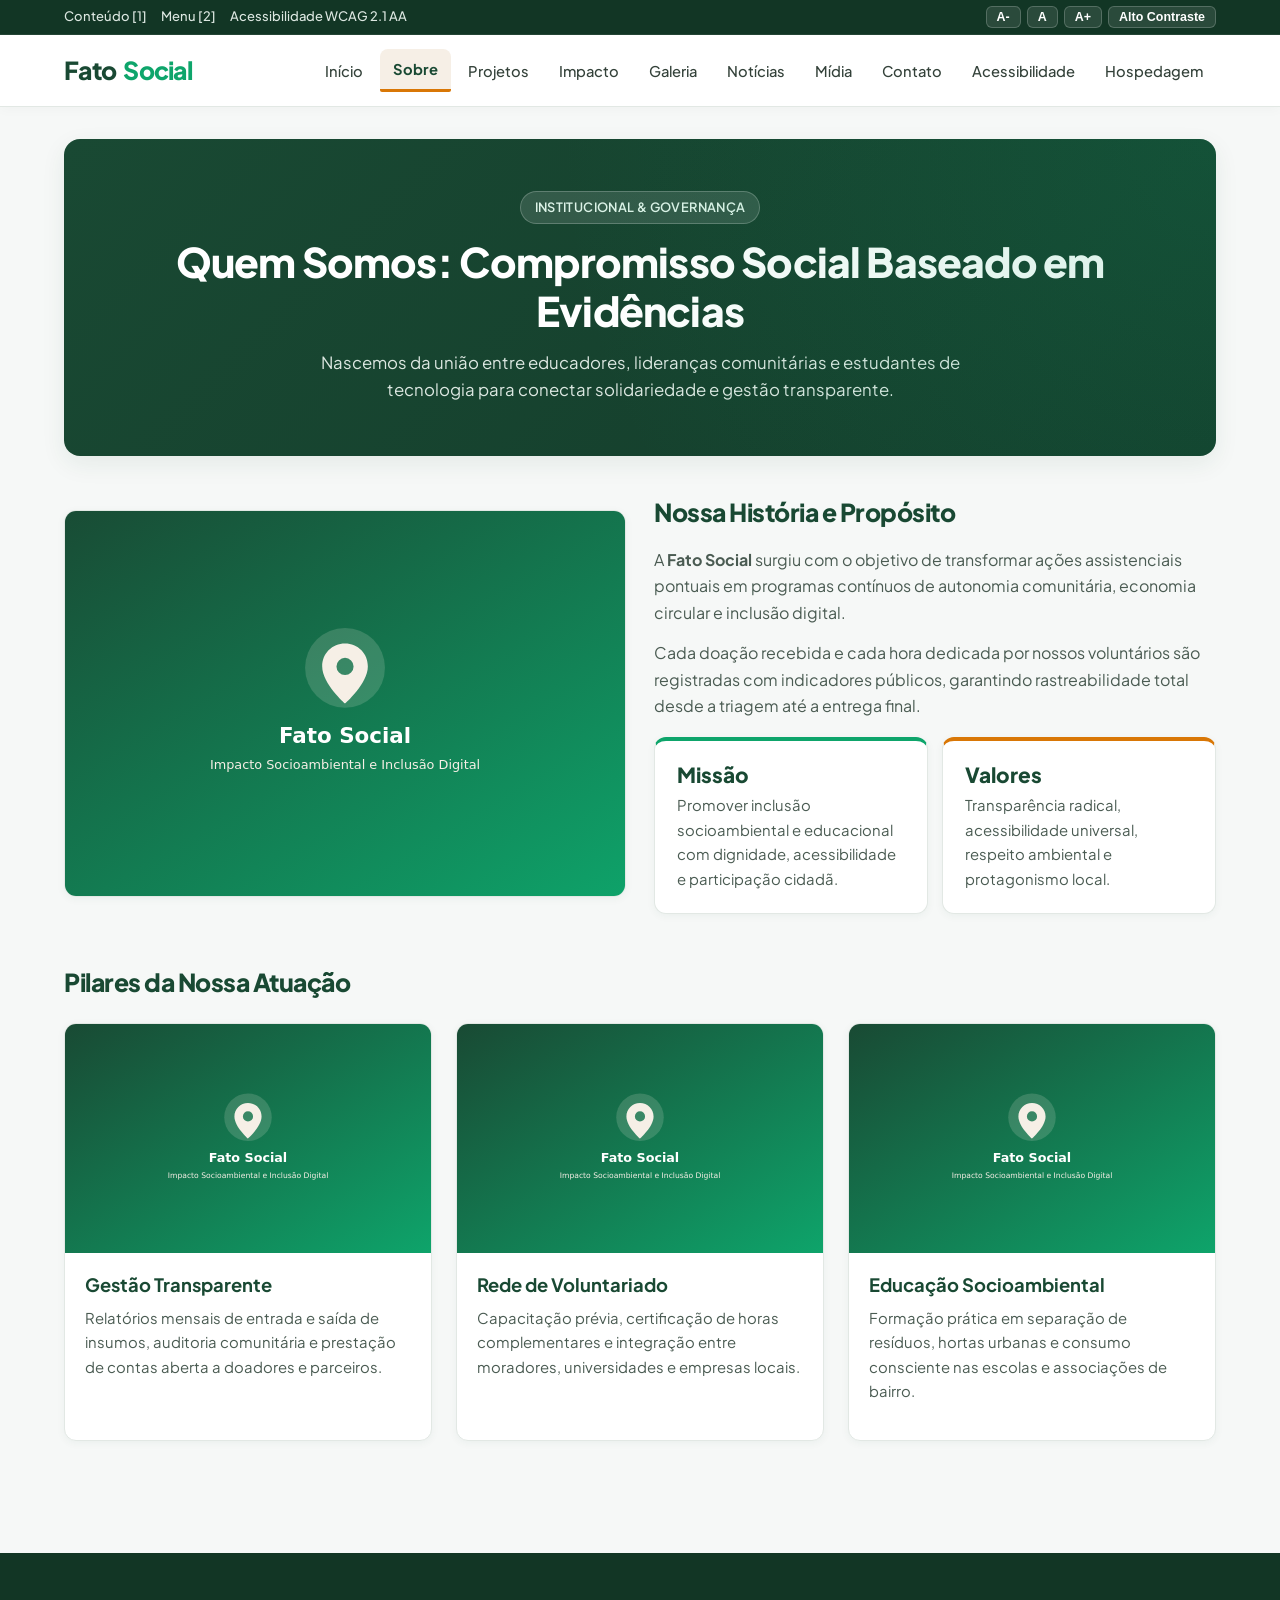
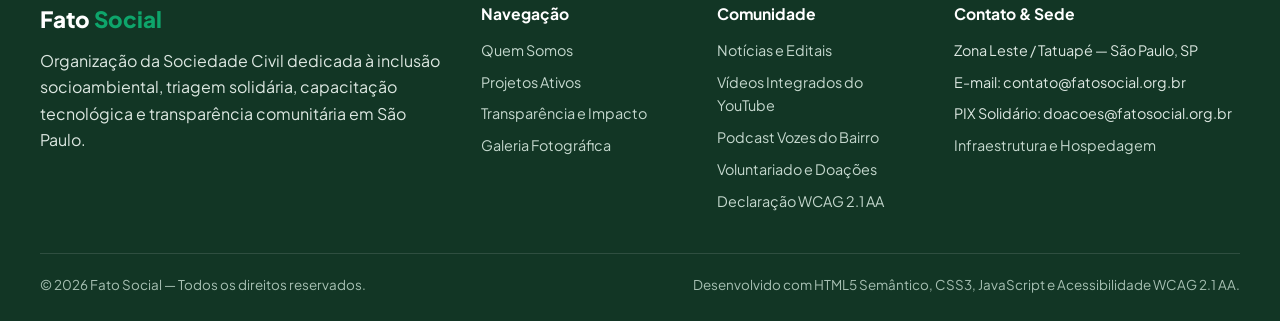
<file: sobre.html>
<!DOCTYPE html>
<html lang="pt-BR">
<head>
  <meta charset="UTF-8">
  <meta name="viewport" content="width=device-width, initial-scale=1.0">
  <meta name="description" content="Conheça a história, os valores, a equipe técnica e a governança transparente da ONG Fato Social.">
  <title>Sobre Nós — História, Missão e Governança | Fato Social</title>
  <link rel="preconnect" href="https://fonts.googleapis.com">
  <link rel="preconnect" href="https://fonts.gstatic.com" crossorigin>
  <link href="https://fonts.googleapis.com/css2?family=Plus+Jakarta+Sans:wght@400;500;600;700;800&display=swap" rel="stylesheet">
  <link rel="stylesheet" href="css/style.css">
  <link rel="stylesheet" href="css/animacoes.css">
</head>
<body>
  <a href="#conteudo-principal" class="skip-link">Pular para o conteúdo principal</a>

  <!-- Barra de Acessibilidade WCAG 2.1 AA -->
  <div class="a11y-bar" role="region" aria-label="Barra de acessibilidade">
    <div class="a11y-bar-inner">
      <div class="a11y-shortcuts">
        <a href="#conteudo-principal" accesskey="1">Conteúdo [1]</a>
        <a href="#menu-principal" accesskey="2">Menu [2]</a>
        <a href="acessibilidade.html">Acessibilidade WCAG 2.1 AA</a>
      </div>
      <div class="a11y-controls">
        <button type="button" class="a11y-btn" data-action="font-dec" aria-label="Diminuir tamanho da fonte">A-</button>
        <button type="button" class="a11y-btn" data-action="font-reset" aria-label="Restaurar tamanho padrão da fonte">A</button>
        <button type="button" class="a11y-btn" data-action="font-inc" aria-label="Aumentar tamanho da fonte">A+</button>
        <button type="button" class="a11y-btn" data-action="toggle-contrast" aria-pressed="false">Alto Contraste</button>
      </div>
    </div>
  </div>

  <!-- Cabeçalho Principal -->
  <header class="site-header">
    <div class="header-inner">
      <a href="index.html" class="brand-logo" aria-label="Fato Social — Página Inicial">
        <span class="brand-fato">Fato</span>&nbsp;<span class="brand-social">Social</span>
      </a>

      <button type="button" class="mobile-menu-btn" aria-expanded="false" aria-controls="menu-principal">
        ☰ Menu
      </button>

      <nav id="menu-principal" class="main-nav" aria-label="Navegação principal">
        <ul>
          <li><a href="index.html">Início</a></li>
          <li><a href="sobre.html" aria-current="page" class="active">Sobre</a></li>
          <li><a href="projetos.html">Projetos</a></li>
          <li><a href="impacto.html">Impacto</a></li>
          <li><a href="galeria.html">Galeria</a></li>
          <li><a href="noticias.html">Notícias</a></li>
          <li><a href="midia.html">Mídia</a></li>
          <li><a href="contato.html">Contato</a></li>
          <li><a href="acessibilidade.html">Acessibilidade</a></li>
          <li><a href="orcamento_hospedagem.html">Hospedagem</a></li>
        </ul>
      </nav>
    </div>
  </header>

  <main id="conteudo-principal" tabindex="-1">
    <section class="hero-banner reveal">
      <span class="hero-badge">Institucional &amp; Governança</span>
      <h1>Quem Somos: Compromisso Social Baseado em Evidências</h1>
      <p>Nascemos da união entre educadores, lideranças comunitárias e estudantes de tecnologia para conectar solidariedade e gestão transparente.</p>
    </section>

    <section class="section-block reveal">
      <div class="grid-2" style="align-items: center;">
        <div class="card">
          <div class="card-media" style="aspect-ratio: 16/11;">
            <img src="https://images.unsplash.com/photo-1559027615-cd4628902d4a?auto=format&fit=crop&w=900&q=85" alt="Equipe de voluntários da Fato Social reunida em atividade comunitária" loading="lazy" onerror="this.onerror=null;this.src='assets/img/fallback-acao.svg';">
          </div>
        </div>
        <div>
          <h2 class="section-title" style="margin-bottom: 14px;">Nossa História e Propósito</h2>
          <p style="margin-bottom: 14px; color: var(--text-secondary);">A <strong>Fato Social</strong> surgiu com o objetivo de transformar ações assistenciais pontuais em programas contínuos de autonomia comunitária, economia circular e inclusão digital.</p>
          <p style="margin-bottom: 18px; color: var(--text-secondary);">Cada doação recebida e cada hora dedicada por nossos voluntários são registradas com indicadores públicos, garantindo rastreabilidade total desde a triagem até a entrega final.</p>
          <div class="grid-2" style="gap: 14px;">
            <div class="kpi-card">
              <div class="kpi-value" style="font-size: 1.3rem;">Missão</div>
              <p class="card-text" style="margin:0;">Promover inclusão socioambiental e educacional com dignidade, acessibilidade e participação cidadã.</p>
            </div>
            <div class="kpi-card amber">
              <div class="kpi-value" style="font-size: 1.3rem;">Valores</div>
              <p class="card-text" style="margin:0;">Transparência radical, acessibilidade universal, respeito ambiental e protagonismo local.</p>
            </div>
          </div>
        </div>
      </div>
    </section>

    <section class="section-block reveal" aria-labelledby="titulo-pilares">
      <h2 id="titulo-pilares" class="section-title" style="margin-bottom: 20px;">Pilares da Nossa Atuação</h2>
      <div class="grid-3">
        <div class="card">
          <div class="card-media">
            <img src="https://images.unsplash.com/photo-1517048676732-d65bc937f952?auto=format&fit=crop&w=900&q=85" alt="Planejamento colaborativo de projetos comunitários" loading="lazy" onerror="this.onerror=null;this.src='assets/img/fallback-acao.svg';">
          </div>
          <div class="card-body">
            <h3 class="card-title">Gestão Transparente</h3>
            <p class="card-text">Relatórios mensais de entrada e saída de insumos, auditoria comunitária e prestação de contas aberta a doadores e parceiros.</p>
          </div>
        </div>
        <div class="card">
          <div class="card-media">
            <img src="https://images.unsplash.com/photo-1532629345422-7515f3d16bb6?auto=format&fit=crop&w=900&q=85" alt="Mãos unidas simbolizando rede solidária e apoio mútuo" loading="lazy" onerror="this.onerror=null;this.src='assets/img/fallback-acao.svg';">
          </div>
          <div class="card-body">
            <h3 class="card-title">Rede de Voluntariado</h3>
            <p class="card-text">Capacitação prévia, certificação de horas complementares e integração entre moradores, universidades e empresas locais.</p>
          </div>
        </div>
        <div class="card">
          <div class="card-media">
            <img src="https://images.unsplash.com/photo-1542601906990-b4d3fb778b09?auto=format&fit=crop&w=900&q=85" alt="Mãos segurando broto verde com solo fértil simbolizando regeneração ambiental" loading="lazy" onerror="this.onerror=null;this.src='assets/img/fallback-acao.svg';">
          </div>
          <div class="card-body">
            <h3 class="card-title">Educação Socioambiental</h3>
            <p class="card-text">Formação prática em separação de resíduos, hortas urbanas e consumo consciente nas escolas e associações de bairro.</p>
          </div>
        </div>
      </div>
    </section>

  </main>

  <footer class="site-footer">
    <div class="footer-inner">
      <div>
        <div class="footer-brand">Fato <span>Social</span></div>
        <p>Organização da Sociedade Civil dedicada à inclusão socioambiental, triagem solidária, capacitação tecnológica e transparência comunitária em São Paulo.</p>
      </div>
      <div>
        <h3>Navegação</h3>
        <ul>
          <li><a href="sobre.html">Quem Somos</a></li>
          <li><a href="projetos.html">Projetos Ativos</a></li>
          <li><a href="impacto.html">Transparência e Impacto</a></li>
          <li><a href="galeria.html">Galeria Fotográfica</a></li>
        </ul>
      </div>
      <div>
        <h3>Comunidade</h3>
        <ul>
          <li><a href="noticias.html">Notícias e Editais</a></li>
          <li><a href="midia.html#videos-youtube">Vídeos Integrados do YouTube</a></li>
          <li><a href="midia.html#podcast-vozes">Podcast Vozes do Bairro</a></li>
          <li><a href="contato.html">Voluntariado e Doações</a></li>
          <li><a href="acessibilidade.html">Declaração WCAG 2.1 AA</a></li>
        </ul>
      </div>
      <div>
        <h3>Contato &amp; Sede</h3>
        <ul>
          <li>Zona Leste / Tatuapé — São Paulo, SP</li>
          <li>E-mail: contato@fatosocial.org.br</li>
          <li>PIX Solidário: doacoes@fatosocial.org.br</li>
          <li><a href="orcamento_hospedagem.html">Infraestrutura e Hospedagem</a></li>
        </ul>
      </div>
    </div>
    <div class="footer-bottom">
      <span>© 2026 Fato Social — Todos os direitos reservados.</span>
      <span>Desenvolvido com HTML5 Semântico, CSS3, JavaScript e Acessibilidade WCAG 2.1 AA.</span>
    </div>
  </footer>

  <script src="js/script.js"></script>
  <script src="js/animacoes.js"></script>
</body>
</html>
</file>
<file: css/style.css>
/* ==========================================================================
   FATO SOCIAL — Folha de Estilos Principal (WCAG 2.1 AA)
   Paleta inspirada na identidade visual oficial:
   - Verde Floresta Profundo: #194933
   - Verde Esmeralda: #0EA56B
   - Areia / Creme Ativo: #F6EFE6
   - Âmbar Destaque: #D97706
   - Fundo Mineral Suave: #F6F8F7
   ========================================================================== */

:root {
  --forest-900: #123625;
  --forest-800: #194933;
  --forest-700: #215E42;
  --emerald-600: #059669;
  --emerald-500: #0EA56B;
  --emerald-100: #E6F7F0;
  --sand-100: #F6EFE6;
  --sand-200: #EDE1D1;
  --amber-600: #D97706;
  --amber-500: #E08E26;
  --bg-page: #F6F8F7;
  --bg-surface: #FFFFFF;
  --text-primary: #1E2923;
  --text-secondary: #4A5B52;
  --text-muted: #64756C;
  --border-subtle: #E2E8E4;
  --shadow-sm: 0 2px 8px rgba(25, 73, 51, 0.05);
  --shadow-md: 0 8px 24px rgba(25, 73, 51, 0.08);
  --shadow-lg: 0 16px 36px rgba(25, 73, 51, 0.12);
  --radius-sm: 8px;
  --radius-md: 12px;
  --radius-lg: 16px;
  --container-max: 1200px;
  --font-sans: 'Plus Jakarta Sans', 'Inter', -apple-system, BlinkMacSystemFont, 'Segoe UI', Roboto, sans-serif;
  --transition: 0.25s cubic-bezier(0.22, 1, 0.36, 1);
}

/* Reset e Base */
*, *::before, *::after {
  box-sizing: border-box;
  margin: 0;
  padding: 0;
}

html {
  font-size: 16px;
  scroll-behavior: smooth;
  overflow-x: clip;
}

body {
  font-family: var(--font-sans);
  overflow-x: clip;
  background-color: var(--bg-page);
  color: var(--text-primary);
  line-height: 1.65;
  min-height: 100vh;
  display: flex;
  flex-direction: column;
  -webkit-font-smoothing: antialiased;
}

img, video, iframe {
  max-width: 100%;
  display: block;
}

a {
  color: var(--forest-800);
  text-decoration: none;
  transition: color var(--transition);
}

/* Skip Link WCAG 2.1 AA */
.skip-link {
  position: absolute;
  top: -120px;
  left: 16px;
  background: var(--forest-800);
  color: #FFFFFF;
  padding: 12px 20px;
  border-radius: var(--radius-sm);
  font-weight: 700;
  z-index: 2000;
  transition: top 0.2s ease;
}

.skip-link:focus {
  top: 16px;
  outline: 3px solid var(--amber-600);
  outline-offset: 2px;
}

/* Foco Visível Acessível */
:focus-visible {
  outline: 3px solid var(--amber-600);
  outline-offset: 3px;
  border-radius: 4px;
}

/* Barra Superior de Acessibilidade Rápida */
.a11y-bar {
  background-color: var(--forest-900);
  color: #E8F1EC;
  font-size: 0.8125rem;
  padding: 6px 0;
  border-bottom: 1px solid rgba(255, 255, 255, 0.08);
}

.a11y-bar-inner {
  max-width: var(--container-max);
  margin: 0 auto;
  padding: 0 24px;
  display: flex;
  justify-content: space-between;
  align-items: center;
  flex-wrap: wrap;
  gap: 8px;
}

.a11y-shortcuts {
  display: flex;
  gap: 14px;
  flex-wrap: wrap;
}

.a11y-shortcuts a {
  color: #DCE7E1;
  font-weight: 500;
}

.a11y-shortcuts a:hover {
  color: #FFFFFF;
  text-decoration: underline;
}

.a11y-controls {
  display: flex;
  align-items: center;
  gap: 6px;
}

.a11y-btn {
  background: rgba(255, 255, 255, 0.1);
  color: #FFFFFF;
  border: 1px solid rgba(255, 255, 255, 0.2);
  border-radius: 6px;
  padding: 3px 10px;
  font-size: 0.78rem;
  font-weight: 600;
  cursor: pointer;
  transition: background var(--transition), transform var(--transition);
}

.a11y-btn:hover {
  background: var(--emerald-500);
  border-color: var(--emerald-500);
}

/* Cabeçalho Principal (Fiel ao Anexo) */
.site-header {
  background-color: var(--bg-surface);
  border-bottom: 1px solid var(--border-subtle);
  position: sticky;
  top: 0;
  z-index: 1000;
  box-shadow: 0 2px 12px rgba(0, 0, 0, 0.03);
}

.header-inner {
  max-width: var(--container-max);
  margin: 0 auto;
  padding: 14px 24px;
  display: flex;
  align-items: center;
  justify-content: space-between;
  gap: 20px;
}

.brand-logo {
  display: inline-flex;
  align-items: center;
  gap: 2px;
  font-size: 1.55rem;
  font-weight: 800;
  letter-spacing: -0.03em;
  text-decoration: none;
  flex-shrink: 0;
}

.brand-logo .brand-fato {
  color: var(--forest-800);
}

.brand-logo .brand-social {
  color: var(--emerald-500);
}

/* Navegação Desktop */
.main-nav ul {
  list-style: none;
  display: flex;
  align-items: center;
  gap: 4px;
  flex-wrap: wrap;
}

.main-nav a {
  display: inline-block;
  padding: 8px 13px;
  font-size: 0.92rem;
  font-weight: 500;
  color: #334139;
  border-radius: 8px 8px 2px 2px;
  position: relative;
  transition: all var(--transition);
}

.main-nav a:hover {
  background-color: #F0F5F2;
  color: var(--forest-800);
}

/* Estado Ativo idêntico ao print (fundo creme + barra inferior âmbar) */
.main-nav a[aria-current="page"],
.main-nav a.active {
  background-color: var(--sand-100);
  color: var(--forest-800);
  font-weight: 700;
  border-bottom: 3px solid var(--amber-600);
}

.mobile-menu-btn {
  display: none;
  background: var(--sand-100);
  border: 1px solid var(--sand-200);
  color: var(--forest-800);
  padding: 8px 14px;
  border-radius: var(--radius-sm);
  font-weight: 700;
  font-size: 0.9rem;
  cursor: pointer;
}

/* Container Principal */
main {
  flex: 1;
  max-width: var(--container-max);
  width: 100%;
  margin: 0 auto;
  padding: 32px 24px 64px;
}

/* Hero Banner Arredondado Verde Floresta (Fiel ao Anexo) */
.hero-banner {
  background: linear-gradient(135deg, var(--forest-800) 0%, #143D2B 100%);
  color: #FFFFFF;
  border-radius: var(--radius-lg);
  padding: 52px 32px;
  text-align: center;
  box-shadow: var(--shadow-md);
  margin-bottom: 36px;
  position: relative;
  overflow: hidden;
}

.hero-banner::after {
  content: '';
  position: absolute;
  inset: 0;
  background: radial-gradient(circle at top right, rgba(14, 165, 107, 0.18), transparent 55%);
  pointer-events: none;
}

.hero-badge {
  display: inline-block;
  background: rgba(255, 255, 255, 0.12);
  color: #DDF3E8;
  border: 1px solid rgba(255, 255, 255, 0.22);
  padding: 5px 14px;
  border-radius: 999px;
  font-size: 0.8rem;
  font-weight: 600;
  letter-spacing: 0.03em;
  text-transform: uppercase;
  margin-bottom: 14px;
}

.hero-banner h1 {
  font-size: clamp(1.85rem, 3.4vw, 2.55rem);
  font-weight: 800;
  line-height: 1.2;
  letter-spacing: -0.02em;
  margin-bottom: 14px;
  color: #FFFFFF;
}

.hero-banner p {
  max-width: 680px;
  margin: 0 auto;
  font-size: 1.05rem;
  color: #DCE7E1;
  line-height: 1.6;
}

.hero-actions {
  margin-top: 26px;
  display: flex;
  justify-content: center;
  gap: 14px;
  flex-wrap: wrap;
}

/* Botões */
.btn {
  display: inline-flex;
  align-items: center;
  justify-content: center;
  gap: 8px;
  padding: 12px 24px;
  border-radius: var(--radius-sm);
  font-weight: 700;
  font-size: 0.95rem;
  cursor: pointer;
  border: none;
  transition: all var(--transition);
  text-decoration: none;
}

.btn-primary {
  background-color: var(--emerald-500);
  color: #FFFFFF;
  box-shadow: 0 4px 14px rgba(14, 165, 107, 0.28);
}

.btn-primary:hover {
  background-color: var(--emerald-600);
  color: #FFFFFF;
  transform: translateY(-2px);
}

.btn-forest {
  background-color: var(--forest-800);
  color: #FFFFFF;
}

.btn-forest:hover {
  background-color: var(--forest-900);
  color: #FFFFFF;
  transform: translateY(-2px);
}

.btn-amber {
  background-color: var(--amber-600);
  color: #FFFFFF;
}

.btn-amber:hover {
  background-color: #B45309;
  color: #FFFFFF;
  transform: translateY(-2px);
}

.btn-outline {
  background-color: rgba(255, 255, 255, 0.12);
  color: #FFFFFF;
  border: 1.5px solid rgba(255, 255, 255, 0.45);
}

.btn-outline:hover {
  background-color: #FFFFFF;
  color: var(--forest-800);
}

.btn-soft {
  background-color: var(--sand-100);
  color: var(--forest-800);
  border: 1px solid var(--sand-200);
}

.btn-soft:hover {
  background-color: var(--sand-200);
}

/* Seções e Títulos */
.section-block {
  margin-bottom: 48px;
}

.section-header {
  display: flex;
  justify-content: space-between;
  align-items: flex-end;
  margin-bottom: 24px;
  gap: 16px;
  flex-wrap: wrap;
}

.section-title {
  font-size: 1.55rem;
  font-weight: 800;
  color: var(--forest-800);
  letter-spacing: -0.02em;
}

.section-subtitle {
  color: var(--text-secondary);
  font-size: 0.98rem;
  margin-top: 4px;
}

/* Grades (Grids) */
.grid-4 {
  display: grid;
  grid-template-columns: repeat(4, 1fr);
  gap: 22px;
}

.grid-3 {
  display: grid;
  grid-template-columns: repeat(3, 1fr);
  gap: 24px;
}

.grid-2 {
  display: grid;
  grid-template-columns: repeat(2, 1fr);
  gap: 28px;
}

/* Cards Modernos com Fotos Reais */
.card {
  background: var(--bg-surface);
  border: 1px solid var(--border-subtle);
  border-radius: var(--radius-md);
  overflow: hidden;
  box-shadow: var(--shadow-sm);
  transition: transform var(--transition), box-shadow var(--transition), border-color var(--transition);
  display: flex;
  flex-direction: column;
}

.card:hover {
  transform: translateY(-4px);
  box-shadow: var(--shadow-md);
  border-color: #C7D7CE;
}

.card-media {
  position: relative;
  aspect-ratio: 16 / 10;
  overflow: hidden;
  background: #E6ECE8;
}

.card-media img {
  width: 100%;
  height: 100%;
  object-fit: cover;
  transition: transform 0.45s ease;
}

.card:hover .card-media img {
  transform: scale(1.04);
}

.card-tag {
  position: absolute;
  top: 12px;
  left: 12px;
  background: rgba(25, 73, 51, 0.9);
  color: #FFFFFF;
  font-size: 0.75rem;
  font-weight: 700;
  padding: 4px 10px;
  border-radius: 6px;
  backdrop-filter: blur(4px);
}

.card-body {
  padding: 20px;
  flex: 1;
  display: flex;
  flex-direction: column;
}

.card-meta {
  font-size: 0.8rem;
  color: var(--text-muted);
  margin-bottom: 6px;
  font-weight: 600;
}

.card-title {
  font-size: 1.15rem;
  font-weight: 700;
  color: var(--forest-800);
  margin-bottom: 8px;
  line-height: 1.35;
}

.card-text {
  font-size: 0.93rem;
  color: var(--text-secondary);
  margin-bottom: 16px;
  flex: 1;
}

/* Galeria Fotográfica (Estilo exato do print) */
.photo-tile {
  background: var(--bg-surface);
  border-radius: var(--radius-md);
  overflow: hidden;
  box-shadow: var(--shadow-sm);
  border: 1px solid var(--border-subtle);
  cursor: pointer;
  transition: transform var(--transition), box-shadow var(--transition);
  position: relative;
}

.photo-tile:hover {
  transform: translateY(-4px);
  box-shadow: var(--shadow-md);
}

.photo-tile .photo-wrap {
  aspect-ratio: 4 / 3;
  overflow: hidden;
}

.photo-tile img {
  width: 100%;
  height: 100%;
  object-fit: cover;
  transition: transform 0.45s ease;
}

.photo-tile:hover img {
  transform: scale(1.05);
}

.photo-caption {
  padding: 14px 16px;
}

.photo-caption h3 {
  font-size: 0.98rem;
  font-weight: 700;
  color: var(--forest-800);
  margin-bottom: 4px;
}

.photo-caption p {
  font-size: 0.83rem;
  color: var(--text-secondary);
}

/* Filtros em Pílula */
.filter-bar {
  display: flex;
  gap: 8px;
  flex-wrap: wrap;
  margin-bottom: 24px;
}

.filter-pill {
  background: var(--bg-surface);
  border: 1px solid var(--border-subtle);
  color: var(--text-secondary);
  padding: 8px 16px;
  border-radius: 999px;
  font-size: 0.88rem;
  font-weight: 600;
  cursor: pointer;
  transition: all var(--transition);
}

.filter-pill:hover {
  border-color: var(--forest-800);
  color: var(--forest-800);
}

.filter-pill.active,
.filter-pill[aria-pressed="true"] {
  background: var(--forest-800);
  color: #FFFFFF;
  border-color: var(--forest-800);
}

/* KPIs / Métricas de Impacto */
.kpi-card {
  background: var(--bg-surface);
  border: 1px solid var(--border-subtle);
  border-top: 4px solid var(--emerald-500);
  border-radius: var(--radius-md);
  padding: 22px;
  box-shadow: var(--shadow-sm);
}

.kpi-card.amber {
  border-top-color: var(--amber-600);
}

.kpi-value {
  font-size: 2rem;
  font-weight: 800;
  color: var(--forest-800);
  line-height: 1.15;
  margin-bottom: 6px;
}

.kpi-label {
  font-size: 0.9rem;
  color: var(--text-secondary);
  font-weight: 600;
}

/* Multimídia: YouTube Iframe Responsivo 16:9, Áudio e Mapa */
.video-responsive {
  position: relative;
  padding-bottom: 56.25%;
  height: 0;
  overflow: hidden;
  border-radius: var(--radius-sm);
  background: #0F291E;
}

.video-responsive iframe,
.video-responsive video {
  position: absolute;
  top: 0;
  left: 0;
  width: 100%;
  height: 100%;
  border: 0;
}

.audio-card {
  background: var(--bg-surface);
  border: 1px solid var(--border-subtle);
  border-left: 5px solid var(--forest-800);
  border-radius: var(--radius-md);
  padding: 20px 24px;
  box-shadow: var(--shadow-sm);
}

.audio-card audio {
  width: 100%;
  margin: 14px 0;
  border-radius: 8px;
}

details.transcript-box {
  background: var(--sand-100);
  border: 1px solid var(--sand-200);
  border-radius: var(--radius-sm);
  padding: 10px 14px;
  margin-top: 10px;
  font-size: 0.88rem;
}

details.transcript-box summary {
  font-weight: 700;
  color: var(--forest-800);
  cursor: pointer;
}

/* Área de Doações e Apoio */
.donation-box {
  background: var(--bg-surface);
  border: 1px solid var(--border-subtle);
  border-radius: var(--radius-lg);
  padding: 28px;
  box-shadow: var(--shadow-md);
}

.amount-grid {
  display: grid;
  grid-template-columns: repeat(4, 1fr);
  gap: 10px;
  margin: 16px 0;
}

.amount-btn {
  padding: 12px;
  border-radius: var(--radius-sm);
  border: 1.5px solid var(--border-subtle);
  background: var(--bg-page);
  color: var(--forest-800);
  font-weight: 700;
  font-size: 1rem;
  cursor: pointer;
  transition: all var(--transition);
}

.amount-btn.active,
.amount-btn:hover {
  background: var(--sand-100);
  border-color: var(--amber-600);
  color: var(--forest-900);
}

.pix-panel {
  background: var(--sand-100);
  border: 1px dashed var(--amber-600);
  border-radius: var(--radius-md);
  padding: 18px;
  margin-top: 18px;
}

/* Formulários Acessíveis */
.form-panel {
  background: var(--bg-surface);
  border: 1px solid var(--border-subtle);
  border-radius: var(--radius-lg);
  padding: 28px;
  box-shadow: var(--shadow-sm);
}

.form-group {
  margin-bottom: 18px;
}

.form-group label {
  display: block;
  font-weight: 700;
  font-size: 0.92rem;
  color: var(--forest-800);
  margin-bottom: 6px;
}

.form-control {
  width: 100%;
  padding: 11px 14px;
  border: 1.5px solid #CBD5CF;
  border-radius: var(--radius-sm);
  font-family: inherit;
  font-size: 0.96rem;
  color: var(--text-primary);
  background: #FFFFFF;
  transition: border-color var(--transition), box-shadow var(--transition);
}

.form-control:focus {
  border-color: var(--emerald-500);
  box-shadow: 0 0 0 3px rgba(14, 165, 107, 0.15);
  outline: none;
}

.form-error {
  color: #B91C1C;
  font-size: 0.83rem;
  font-weight: 600;
  margin-top: 4px;
  min-height: 18px;
}

.status-banner {
  padding: 14px 18px;
  border-radius: var(--radius-sm);
  margin-top: 16px;
  font-weight: 600;
  font-size: 0.93rem;
  display: none;
}

.status-banner.success {
  display: block;
  background: var(--emerald-100);
  color: var(--forest-900);
  border: 1px solid var(--emerald-500);
}

.status-banner.info {
  display: block;
  background: var(--sand-100);
  color: var(--forest-900);
  border: 1px solid var(--amber-600);
}

/* Tabelas Responsivas */
.table-wrap {
  overflow-x: auto;
  background: var(--bg-surface);
  border-radius: var(--radius-md);
  border: 1px solid var(--border-subtle);
  box-shadow: var(--shadow-sm);
}

table {
  width: 100%;
  border-collapse: collapse;
  text-align: left;
}

th {
  background: var(--forest-800);
  color: #FFFFFF;
  font-weight: 700;
  padding: 14px 16px;
  font-size: 0.9rem;
}

td {
  padding: 13px 16px;
  border-bottom: 1px solid var(--border-subtle);
  font-size: 0.92rem;
}

tr:nth-child(even) td {
  background: #FAFBFB;
}

/* Modal Lightbox / Leitura */
.modal-backdrop {
  position: fixed;
  inset: 0;
  background: rgba(15, 35, 25, 0.78);
  display: none;
  align-items: center;
  justify-content: center;
  padding: 20px;
  z-index: 3000;
  backdrop-filter: blur(4px);
}

.modal-backdrop.open {
  display: flex;
}

.modal-dialog {
  background: var(--bg-surface);
  border-radius: var(--radius-lg);
  max-width: 760px;
  width: 100%;
  max-height: 90vh;
  overflow-y: auto;
  padding: 26px;
  box-shadow: var(--shadow-lg);
  position: relative;
}

.modal-close {
  position: absolute;
  top: 16px;
  right: 16px;
  background: var(--sand-100);
  border: 1px solid var(--sand-200);
  color: var(--forest-800);
  width: 36px;
  height: 36px;
  border-radius: 50%;
  font-weight: 800;
  cursor: pointer;
}

/* Rodapé */
.site-footer {
  background: var(--forest-900);
  color: #DCE7E1;
  padding: 48px 24px 24px;
  margin-top: auto;
}

.footer-inner {
  max-width: var(--container-max);
  margin: 0 auto;
  display: grid;
  grid-template-columns: 2fr 1fr 1fr 1.4fr;
  gap: 32px;
  padding-bottom: 32px;
  border-bottom: 1px solid rgba(255, 255, 255, 0.12);
}

.footer-brand {
  font-size: 1.4rem;
  font-weight: 800;
  color: #FFFFFF;
  margin-bottom: 10px;
}

.footer-brand span {
  color: var(--emerald-500);
}

.site-footer h3 {
  color: #FFFFFF;
  font-size: 0.98rem;
  margin-bottom: 12px;
}

.site-footer ul {
  list-style: none;
}

.site-footer li {
  margin-bottom: 8px;
  font-size: 0.9rem;
}

.site-footer a {
  color: #C5D8CE;
}

.site-footer a:hover {
  color: #FFFFFF;
  text-decoration: underline;
}

.footer-bottom {
  max-width: var(--container-max);
  margin: 20px auto 0;
  display: flex;
  justify-content: space-between;
  flex-wrap: wrap;
  gap: 12px;
  font-size: 0.84rem;
  color: #A7C0B3;
}

/* Modo Alto Contraste WCAG AAA */
body.high-contrast {
  --bg-page: #000000;
  --bg-surface: #0A0A0A;
  --text-primary: #FFFFFF;
  --text-secondary: #F3F4F6;
  --text-muted: #E5E7EB;
  --border-subtle: #FFFF00;
  --forest-800: #000000;
  --forest-900: #000000;
  --sand-100: #1A1A00;
}

body.high-contrast .site-header,
body.high-contrast .card,
body.high-contrast .photo-tile,
body.high-contrast .kpi-card,
body.high-contrast .donation-box,
body.high-contrast .form-panel,
body.high-contrast .audio-card,
body.high-contrast .modal-dialog {
  background: #000000 !important;
  color: #FFFFFF !important;
  border: 2px solid #FFFF00 !important;
}

body.high-contrast h1,
body.high-contrast h2,
body.high-contrast h3,
body.high-contrast .brand-fato,
body.high-contrast .kpi-value {
  color: #FFFF00 !important;
}

body.high-contrast a,
body.high-contrast .brand-social {
  color: #00FFFF !important;
}

body.high-contrast .main-nav a[aria-current="page"] {
  background: #FFFF00 !important;
  color: #000000 !important;
}

body.high-contrast .hero-banner {
  background: #000000 !important;
  border: 2px solid #FFFF00 !important;
}

/* Responsividade */
@media (max-width: 1024px) {
  .grid-4 {
    grid-template-columns: repeat(2, 1fr);
  }
  .footer-inner {
    grid-template-columns: repeat(2, 1fr);
  }
}

@media (max-width: 860px) {
  .mobile-menu-btn {
    display: inline-flex;
  }
  .main-nav {
    display: none;
    width: 100%;
    order: 3;
    padding-top: 12px;
    border-top: 1px solid var(--border-subtle);
  }
  .main-nav.open {
    display: block;
  }
  .main-nav ul {
    flex-direction: column;
    align-items: stretch;
  }
  .header-inner {
    flex-wrap: wrap;
  }
  .grid-3, .grid-2 {
    grid-template-columns: 1fr;
  }
}

@media (max-width: 540px) {
  .grid-4, .amount-grid {
    grid-template-columns: 1fr;
  }
  .footer-inner {
    grid-template-columns: 1fr;
  }
  .hero-banner {
    padding: 36px 20px;
  }
}


/* ==========================================================================
   CENTRAL MULTIMÍDIA CONECTADA & RESPONSIVIDADE APRIMORADA (MOBILE-FIRST)
   ========================================================================== */
.midia-player {
  width: 100%;
  border-radius: var(--radius-sm);
  background: #0F291E;
  display: block;
}

.media-mode-switch,
.card-btn-row,
.podcast-controls-group {
  display: flex;
  flex-wrap: wrap;
  gap: 8px;
  align-items: center;
}

.stage-playlist-grid {
  margin-top: 22px;
}

.connected-stage {
  padding: 20px;
  border: 2px solid var(--forest-800);
}

.connected-stage-grid {
  display: grid;
  grid-template-columns: 1.35fr 1fr;
  gap: 22px;
  align-items: start;
}

.chapter-box {
  margin: 14px 0;
  padding: 12px;
  background: var(--bg-page);
  border-radius: var(--radius-sm);
  border: 1px solid var(--border-subtle);
}

.chapter-list {
  display: flex;
  flex-direction: column;
  gap: 6px;
  margin-top: 8px;
}

.chapter-btn {
  text-align: left;
  padding: 10px 12px;
  border-radius: var(--radius-sm);
  border: 1px solid var(--border-subtle);
  background: var(--bg-surface);
  color: var(--text-primary);
  font-family: inherit;
  font-weight: 600;
  font-size: 0.88rem;
  cursor: pointer;
  transition: all var(--transition);
  min-height: 40px;
}

.chapter-btn:hover,
.chapter-btn.active {
  background: var(--forest-800);
  color: #FFFFFF;
  border-color: var(--forest-800);
}

.video-playlist-card.active,
.podcast-ep-card.active {
  border: 2px solid var(--forest-800);
  box-shadow: var(--shadow-md);
}

.podcast-master-player {
  padding: 22px;
  border: 2px solid var(--amber-600);
}

.podcast-master-header {
  display: flex;
  justify-content: space-between;
  align-items: flex-start;
  flex-wrap: wrap;
  gap: 12px;
}

.podcast-audio-el {
  width: 100%;
  margin: 14px 0;
  border-radius: var(--radius-sm);
}

.speed-btn.active {
  background: var(--forest-800);
  color: #FFFFFF;
  border-color: var(--forest-800);
}

.transcript-toolbar {
  display: flex;
  justify-content: space-between;
  align-items: center;
  flex-wrap: wrap;
  gap: 10px;
  margin-bottom: 10px;
}

.transcript-lines {
  display: flex;
  flex-direction: column;
  gap: 8px;
}

.transcript-line-btn {
  display: flex;
  gap: 10px;
  align-items: flex-start;
  text-align: left;
  padding: 11px 14px;
  border-radius: var(--radius-sm);
  border: 1px solid var(--border-subtle);
  background: var(--bg-surface);
  color: var(--text-primary);
  font-family: inherit;
  font-size: 0.92rem;
  cursor: pointer;
  line-height: 1.5;
  transition: all var(--transition);
}

.transcript-line-btn:hover,
.transcript-line-btn.active {
  border-color: var(--amber-600);
  background: rgba(217, 119, 6, 0.09);
  font-weight: 600;
}

.transcript-time {
  font-weight: 800;
  color: var(--forest-800);
  white-space: nowrap;
}

.resume-pill {
  background: var(--sand-100);
  color: var(--forest-800);
  border-color: var(--sand-200);
  margin-bottom: 0;
}

.map-card-wrap {
  padding: 14px;
}

.map-responsive {
  padding-bottom: 42%;
}

/* Breakpoints Responsivos Completos (Tablets e Smartphones) */
@media (max-width: 960px) {
  .connected-stage-grid {
    grid-template-columns: 1fr;
  }
  .grid-3 {
    grid-template-columns: repeat(2, 1fr);
  }
  .map-responsive {
    padding-bottom: 56.25%;
  }
}

@media (max-width: 860px) {
  .mobile-menu-btn {
    display: inline-flex;
    align-items: center;
    justify-content: center;
    min-height: 44px;
    padding: 8px 16px;
  }
  .main-nav a {
    display: block;
    width: 100%;
    padding: 12px 14px;
    font-size: 0.96rem;
  }
  .grid-2 {
    grid-template-columns: 1fr;
  }
}

@media (max-width: 680px) {
  .grid-3 {
    grid-template-columns: 1fr;
  }
  .a11y-bar-inner {
    padding: 4px 16px;
    justify-content: center;
    text-align: center;
  }
  .a11y-shortcuts {
    justify-content: center;
    gap: 10px;
  }
  .a11y-btn {
    min-height: 36px;
    padding: 5px 11px;
  }
  .header-inner {
    padding: 12px 16px;
  }
  main {
    padding: 22px 16px 48px;
  }
  .section-title {
    font-size: 1.35rem;
  }
  .table-wrap {
    -webkit-overflow-scrolling: touch;
  }
  table {
    min-width: 540px;
  }
}

@media (max-width: 540px) {
  .hero-banner {
    padding: 30px 18px;
    border-radius: var(--radius-md);
  }
  .hero-actions {
    flex-direction: column;
    align-items: stretch;
  }
  .hero-actions .btn,
  .card-btn-row .btn,
  .media-mode-switch .btn {
    width: 100%;
  }
  .connected-stage,
  .podcast-master-player,
  .donation-box,
  .form-panel {
    padding: 16px;
  }
  .transcript-line-btn {
    flex-direction: column;
    gap: 4px;
  }
  .form-control {
    font-size: 16px;
  }
  .modal-dialog {
    padding: 18px 16px;
  }
  .map-responsive {
    padding-bottom: 72%;
  }
}
</file>
<file: css/animacoes.css>
/* ==========================================================================
   FATO SOCIAL — Animações Suaves e Acessíveis (prefers-reduced-motion)
   ========================================================================== */

.reveal {
  opacity: 0;
  transform: translateY(18px);
  transition: opacity 0.6s cubic-bezier(0.22, 1, 0.36, 1),
              transform 0.6s cubic-bezier(0.22, 1, 0.36, 1);
}

.reveal.visible {
  opacity: 1;
  transform: translateY(0);
}

@keyframes pulseSoft {
  0%, 100% {
    box-shadow: 0 0 0 0 rgba(14, 165, 107, 0.35);
  }
  50% {
    box-shadow: 0 0 0 10px rgba(14, 165, 107, 0);
  }
}

.pulse-cta {
  animation: pulseSoft 2.8s infinite;
}

@media (prefers-reduced-motion: reduce) {
  *, *::before, *::after {
    animation-duration: 0.01ms !important;
    animation-iteration-count: 1 !important;
    transition-duration: 0.01ms !important;
    scroll-behavior: auto !important;
  }
  .reveal {
    opacity: 1 !important;
    transform: none !important;
  }
}
</file>
